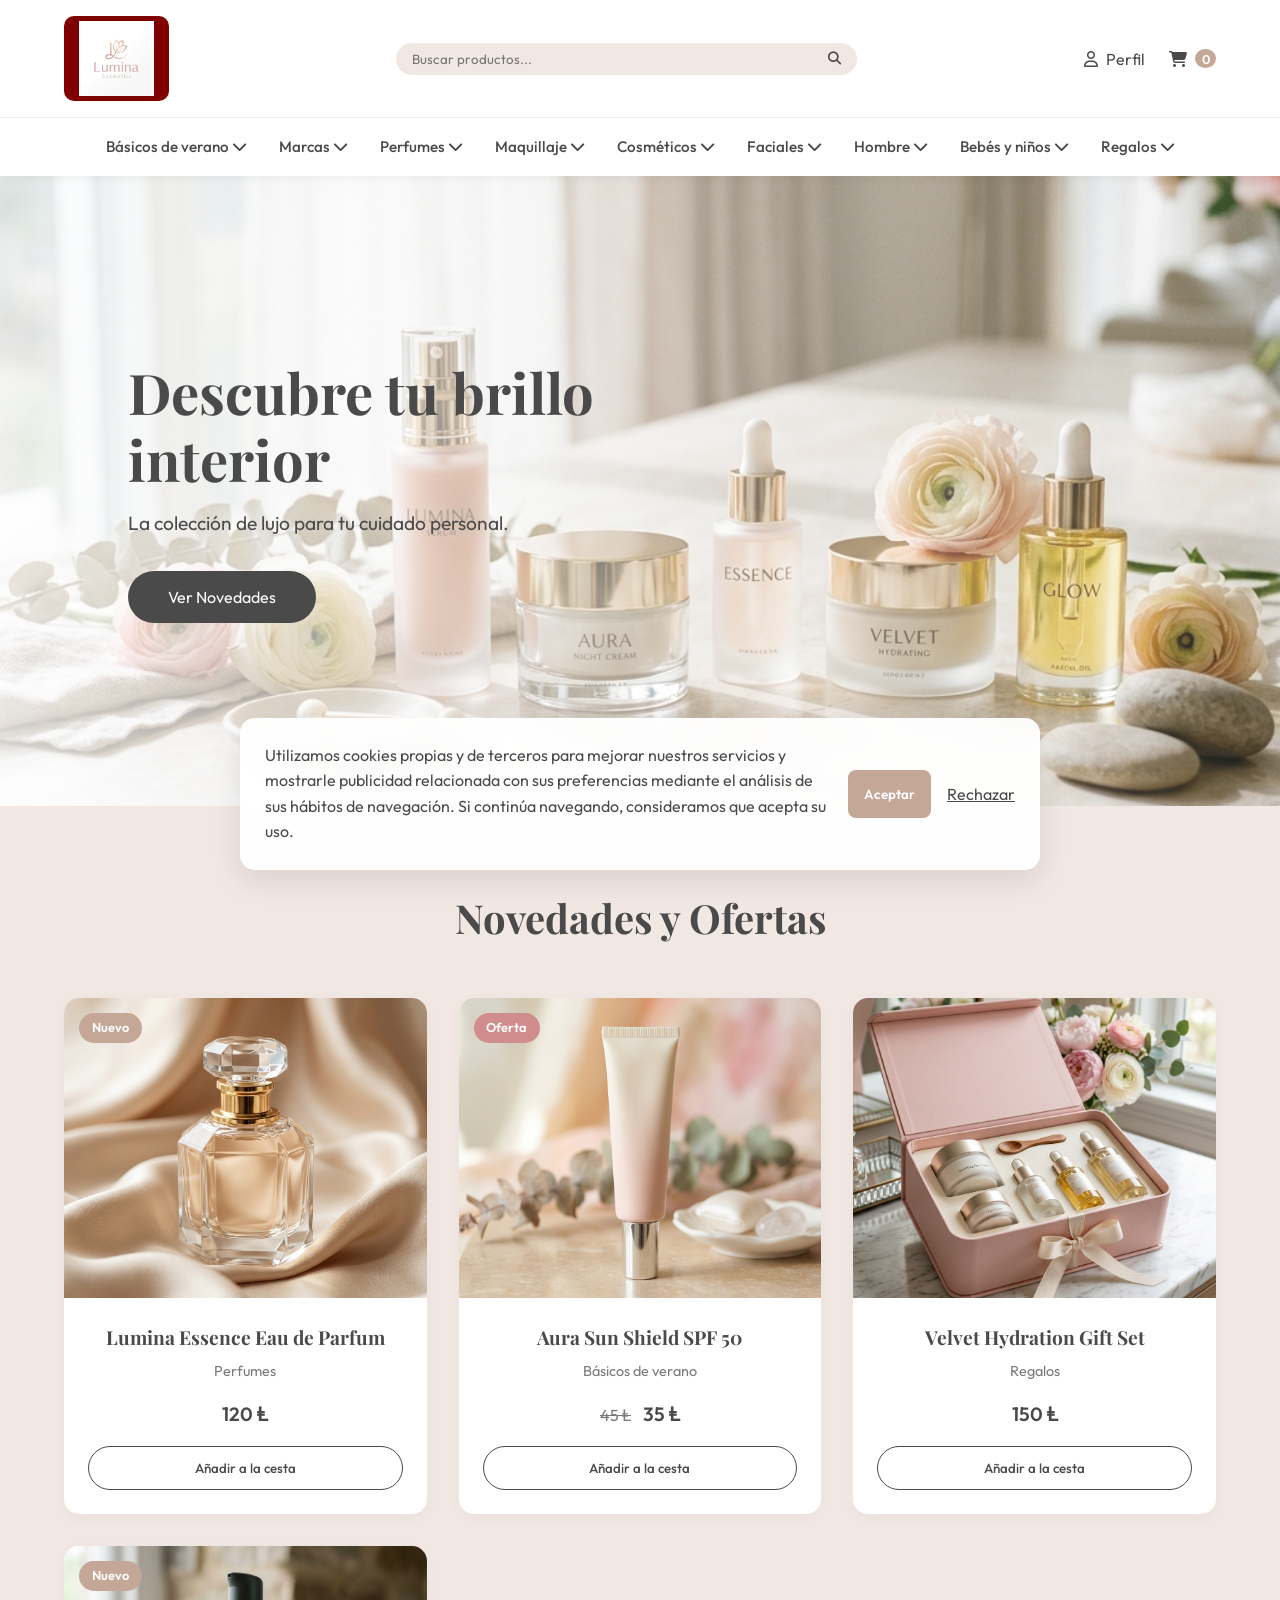
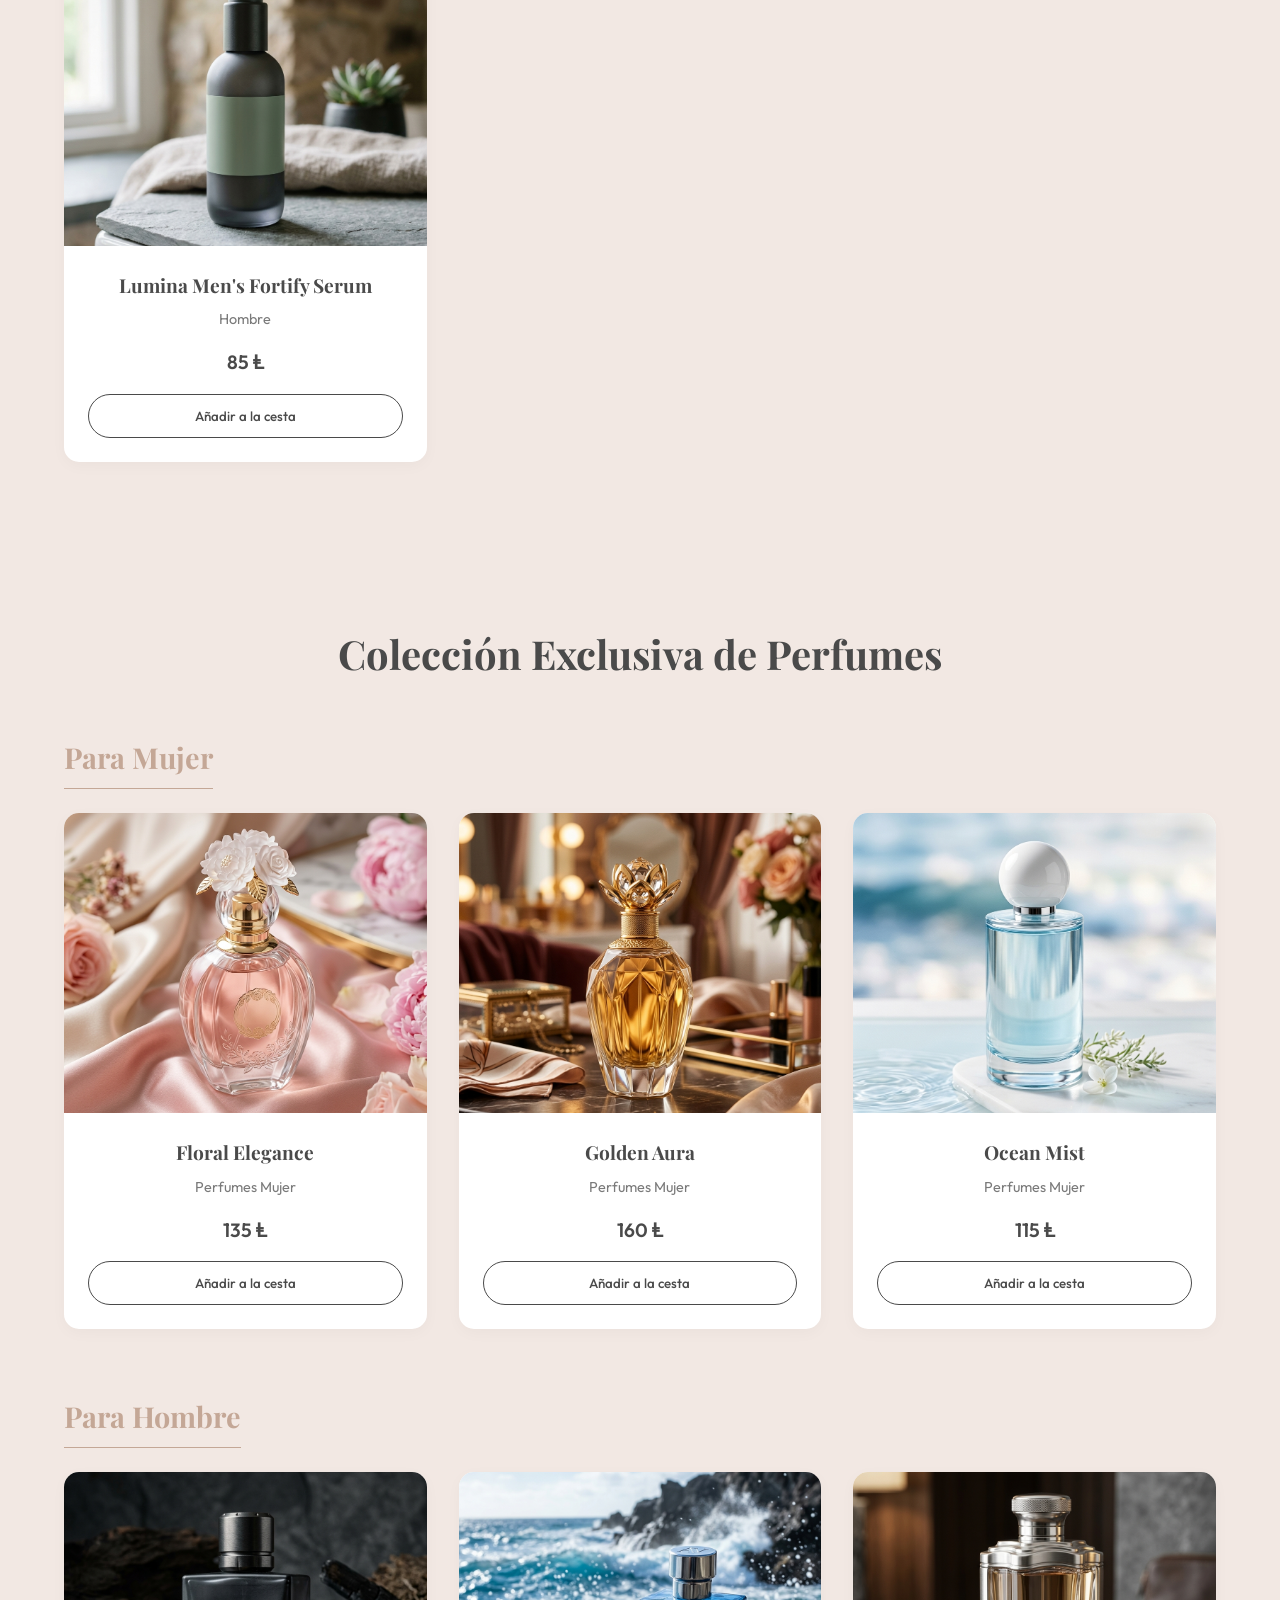
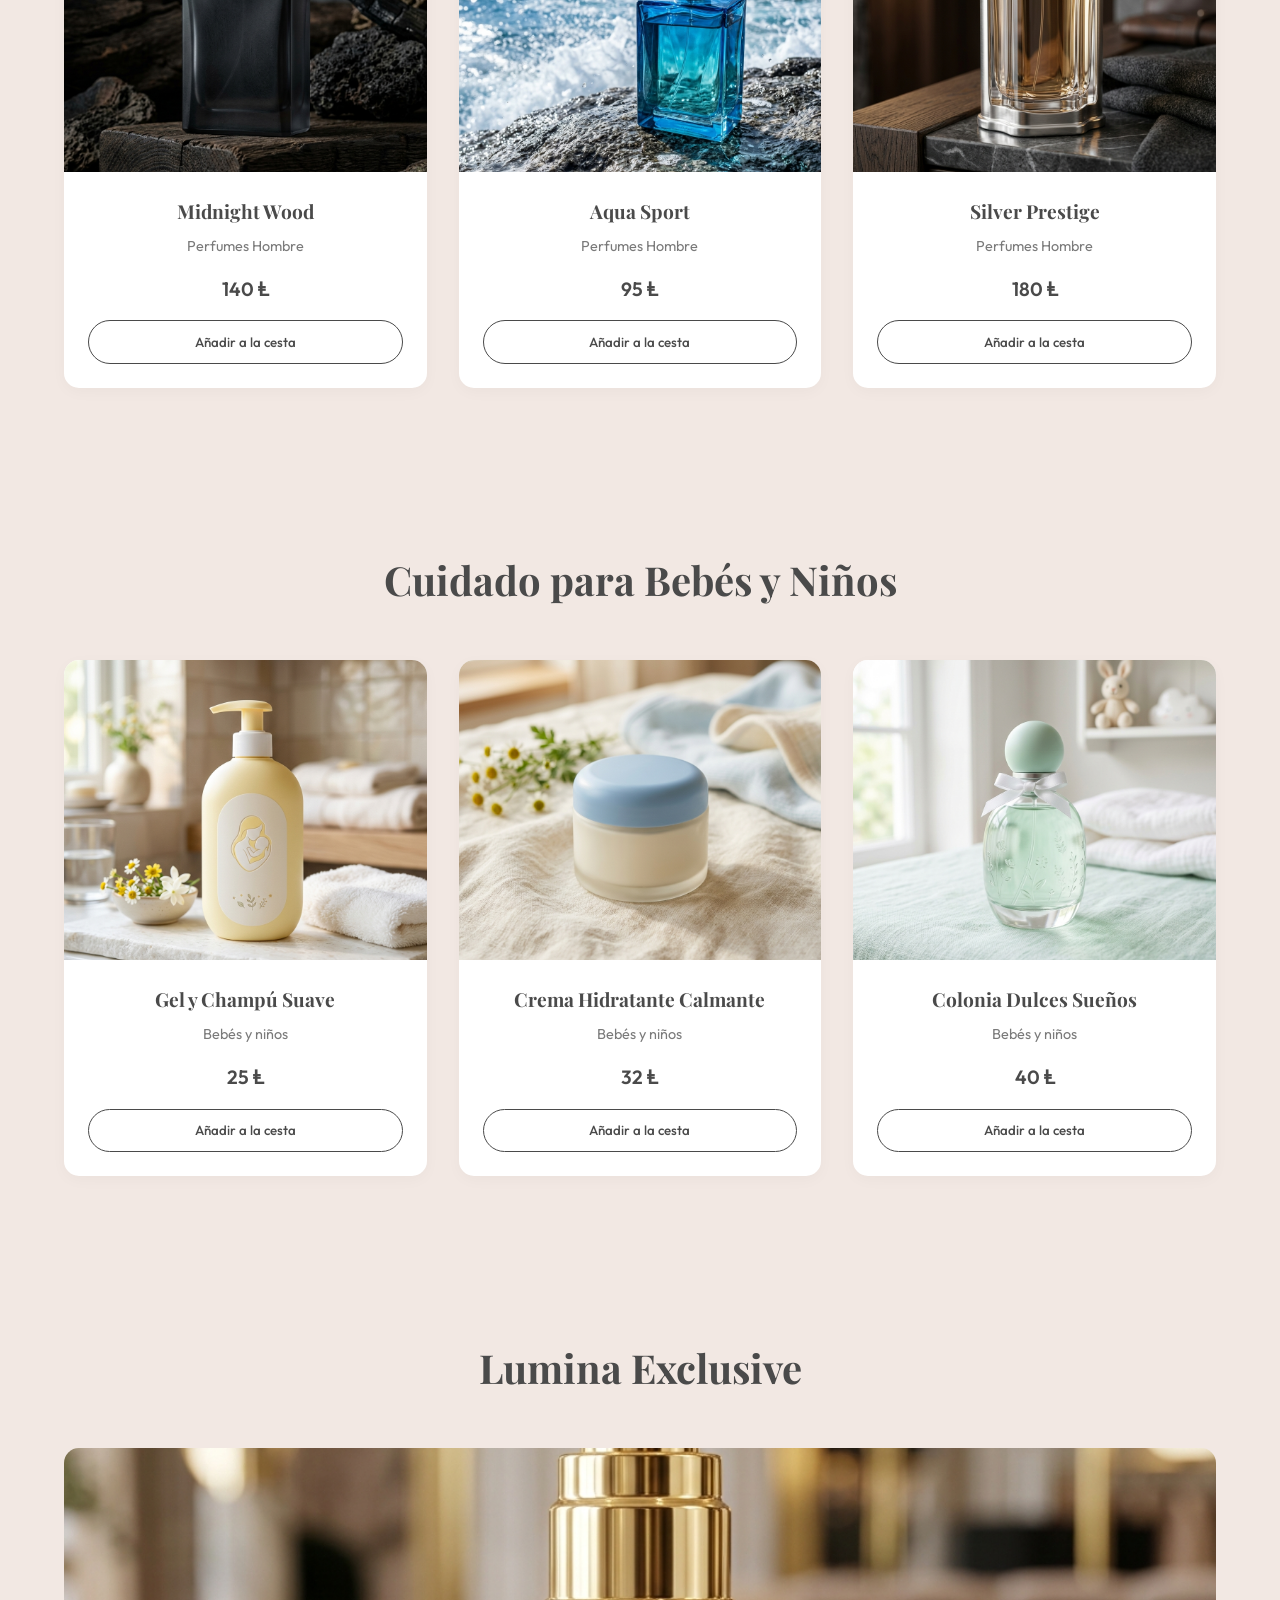
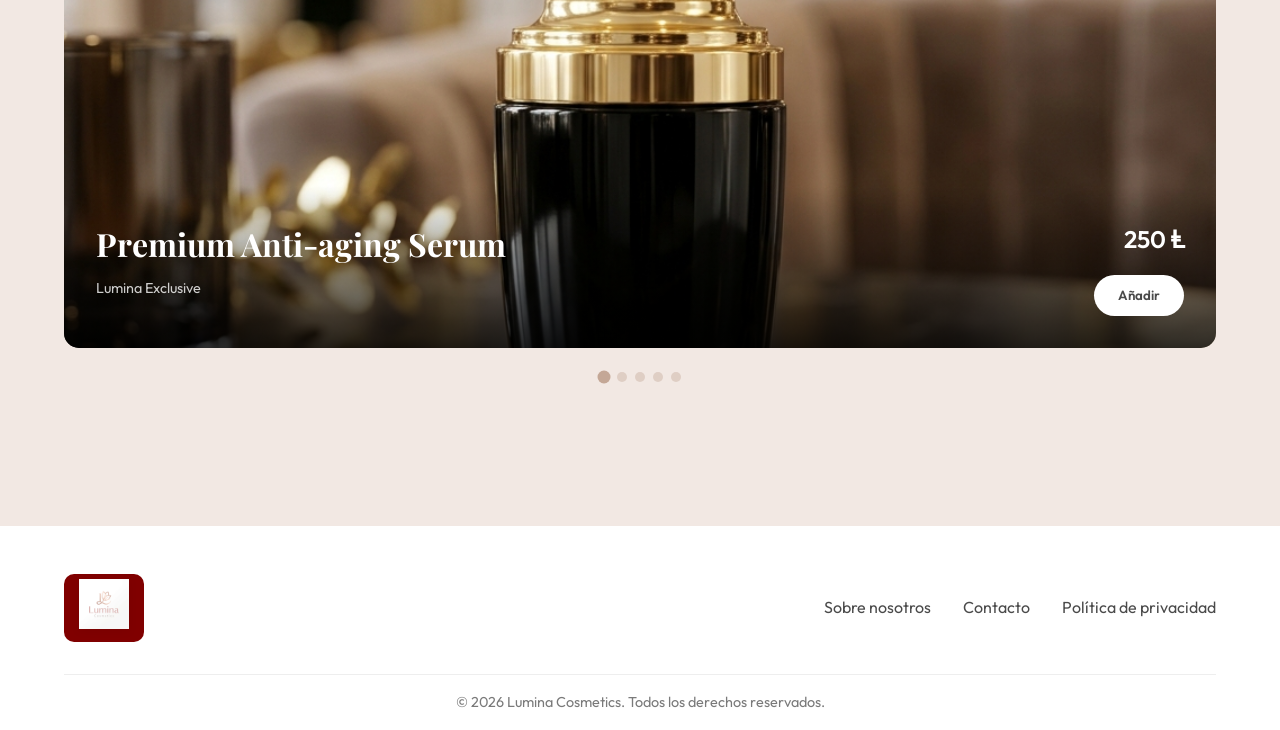
<file: projects/e-commerce/index.html>
<!DOCTYPE html>
<html lang="es">
<head>
    <meta charset="UTF-8">
    <meta name="viewport" content="width=device-width, initial-scale=1.0">
    <title>Lumina Cosmetics</title>
    <link rel="stylesheet" href="style.css?v=5">
    <!-- Font Awesome for icons -->
    <link rel="stylesheet" href="https://cdnjs.cloudflare.com/ajax/libs/font-awesome/6.4.0/css/all.min.css">
</head>
<body>

    <!-- Header -->
    <header class="main-header">
        <div class="header-container">
            <div class="logo">
                <a href="#"><img src="assets/logo.png" alt="Lumina Cosmetics"></a>
            </div>
            
            <div class="search-bar">
                <input type="text" id="searchInput" placeholder="Buscar productos...">
                <button id="searchBtn"><i class="fas fa-search"></i></button>
                <div id="searchResults" class="search-results-dropdown"></div>
            </div>
            
            <div class="user-actions">
                <button id="userBtn" class="icon-btn"><i class="far fa-user"></i> <span id="userNameDisplay">Perfil</span></button>
                <button id="cartBtn" class="icon-btn"><i class="fas fa-shopping-cart"></i> <span class="cart-count">0</span></button>
            </div>
        </div>

        <!-- Navigation Menu -->
        <nav class="main-nav">
            <ul class="nav-links">
                <li class="dropdown">
                    <a href="#">Básicos de verano <i class="fas fa-chevron-down"></i></a>
                    <div class="dropdown-content">
                        <a href="#">Solares</a>
                        <a href="#">Aftersun</a>
                        <a href="#">Cremas ligeras</a>
                    </div>
                </li>
                <li class="dropdown">
                    <a href="#">Marcas <i class="fas fa-chevron-down"></i></a>
                    <div class="dropdown-content">
                        <a href="#">Lumina Exclusives</a>
                        <a href="#">Aura</a>
                        <a href="#">Velvet</a>
                    </div>
                </li>
                <li class="dropdown">
                    <a href="#">Perfumes <i class="fas fa-chevron-down"></i></a>
                    <div class="dropdown-content">
                        <a href="#">Para Mujer</a>
                        <a href="#">Para Hombre</a>
                        <a href="#">Unisex</a>
                    </div>
                </li>
                <li class="dropdown">
                    <a href="#">Maquillaje <i class="fas fa-chevron-down"></i></a>
                    <div class="dropdown-content">
                        <a href="#">Rostro</a>
                        <a href="#">Ojos</a>
                        <a href="#">Labios</a>
                    </div>
                </li>
                <li class="dropdown">
                    <a href="#">Cosméticos <i class="fas fa-chevron-down"></i></a>
                    <div class="dropdown-content">
                        <a href="#">Cuerpo</a>
                        <a href="#">Cabello</a>
                        <a href="#">Accesorios</a>
                    </div>
                </li>
                <li class="dropdown">
                    <a href="#">Faciales <i class="fas fa-chevron-down"></i></a>
                    <div class="dropdown-content">
                        <a href="#">Limpieza</a>
                        <a href="#">Hidratación</a>
                        <a href="#">Anti-edad</a>
                    </div>
                </li>
                <li class="dropdown">
                    <a href="#">Hombre <i class="fas fa-chevron-down"></i></a>
                    <div class="dropdown-content">
                        <a href="#">Afeitado</a>
                        <a href="#">Cuidado Facial</a>
                        <a href="#">Cuidado Corporal</a>
                    </div>
                </li>
                <li class="dropdown">
                    <a href="#">Bebés y niños <i class="fas fa-chevron-down"></i></a>
                    <div class="dropdown-content">
                        <a href="#">Geles y Champús</a>
                        <a href="#">Lociones</a>
                        <a href="#">Colonias</a>
                    </div>
                </li>
                <li class="dropdown">
                    <a href="#">Regalos <i class="fas fa-chevron-down"></i></a>
                    <div class="dropdown-content">
                        <a href="#">Packs Mujer</a>
                        <a href="#">Packs Hombre</a>
                        <a href="#">Tarjetas Regalo</a>
                    </div>
                </li>
            </ul>
        </nav>
    </header>

    <!-- Main Content -->
    <main>
        <!-- Hero Section -->
        <section class="hero" style="background-image: url('assets/hero.png');">
            <div class="hero-content">
                <h1>Descubre tu brillo interior</h1>
                <p>La colección de lujo para tu cuidado personal.</p>
                <button class="cta-button">Ver Novedades</button>
            </div>
        </section>

        <!-- Featured Products -->
        <section class="products-section">
            <h2>Novedades y Ofertas</h2>
            <div class="products-grid">
                
                <!-- Product 1 -->
                <div class="product-card">
                    <div class="product-image">
                        <img src="assets/perfume.png" alt="Perfume Essence">
                        <span class="badge new">Nuevo</span>
                    </div>
                    <div class="product-info">
                        <h3>Lumina Essence Eau de Parfum</h3>
                        <p class="category">Perfumes</p>
                        <div class="price">
                            <span class="current-price">120 Ⱡ</span>
                        </div>
                        <button class="add-to-cart-btn" data-id="1" data-name="Lumina Essence" data-price="120" data-img="assets/perfume.png">Añadir a la cesta</button>
                    </div>
                </div>

                <!-- Product 2 -->
                <div class="product-card">
                    <div class="product-image">
                        <img src="assets/sunscreen.png" alt="Sunscreen SPF 50">
                        <span class="badge sale">Oferta</span>
                    </div>
                    <div class="product-info">
                        <h3>Aura Sun Shield SPF 50</h3>
                        <p class="category">Básicos de verano</p>
                        <div class="price">
                            <span class="old-price">45 Ⱡ</span>
                            <span class="current-price">35 Ⱡ</span>
                        </div>
                        <button class="add-to-cart-btn" data-id="2" data-name="Aura Sun Shield" data-price="35" data-img="assets/sunscreen.png">Añadir a la cesta</button>
                    </div>
                </div>

                <!-- Product 3 -->
                <div class="product-card">
                    <div class="product-image">
                        <img src="assets/gift_set.png" alt="Pack Regalo Skincare">
                    </div>
                    <div class="product-info">
                        <h3>Velvet Hydration Gift Set</h3>
                        <p class="category">Regalos</p>
                        <div class="price">
                            <span class="current-price">150 Ⱡ</span>
                        </div>
                        <button class="add-to-cart-btn" data-id="3" data-name="Velvet Hydration Set" data-price="150" data-img="assets/gift_set.png">Añadir a la cesta</button>
                    </div>
                </div>

                <!-- Product 4 -->
                <div class="product-card">
                    <div class="product-image">
                        <img src="assets/mens_skincare.png" alt="Cuidado Facial Hombre">
                        <span class="badge new">Nuevo</span>
                    </div>
                    <div class="product-info">
                        <h3>Lumina Men's Fortify Serum</h3>
                        <p class="category">Hombre</p>
                        <div class="price">
                            <span class="current-price">85 Ⱡ</span>
                        </div>
                        <button class="add-to-cart-btn" data-id="4" data-name="Men's Fortify Serum" data-price="85" data-img="assets/mens_skincare.png">Añadir a la cesta</button>
                    </div>
                </div>

            </div>
        </section>

        <!-- Perfume Collection -->
        <section class="products-section">
            <h2>Colección Exclusiva de Perfumes</h2>
            
            <h3 class="collection-title">Para Mujer</h3>
            <div class="products-grid">
                <!-- W1 -->
                <div class="product-card">
                    <div class="product-image">
                        <img src="assets/perfume_w1.png" alt="Floral Elegance">
                    </div>
                    <div class="product-info">
                        <h3>Floral Elegance</h3>
                        <p class="category">Perfumes Mujer</p>
                        <div class="price">
                            <span class="current-price">135 Ⱡ</span>
                        </div>
                        <button class="add-to-cart-btn" data-id="10" data-name="Floral Elegance" data-price="135" data-img="assets/perfume_w1.png">Añadir a la cesta</button>
                    </div>
                </div>
                <!-- W2 -->
                <div class="product-card">
                    <div class="product-image">
                        <img src="assets/perfume_w2.png" alt="Golden Aura">
                    </div>
                    <div class="product-info">
                        <h3>Golden Aura</h3>
                        <p class="category">Perfumes Mujer</p>
                        <div class="price">
                            <span class="current-price">160 Ⱡ</span>
                        </div>
                        <button class="add-to-cart-btn" data-id="11" data-name="Golden Aura" data-price="160" data-img="assets/perfume_w2.png">Añadir a la cesta</button>
                    </div>
                </div>
                <!-- W3 -->
                <div class="product-card">
                    <div class="product-image">
                        <img src="assets/perfume_w3.png" alt="Ocean Mist">
                    </div>
                    <div class="product-info">
                        <h3>Ocean Mist</h3>
                        <p class="category">Perfumes Mujer</p>
                        <div class="price">
                            <span class="current-price">115 Ⱡ</span>
                        </div>
                        <button class="add-to-cart-btn" data-id="12" data-name="Ocean Mist" data-price="115" data-img="assets/perfume_w3.png">Añadir a la cesta</button>
                    </div>
                </div>
            </div>

            <h3 class="collection-title" style="margin-top: 4rem;">Para Hombre</h3>
            <div class="products-grid">
                <!-- M1 -->
                <div class="product-card">
                    <div class="product-image">
                        <img src="assets/perfume_m1.png" alt="Midnight Wood">
                    </div>
                    <div class="product-info">
                        <h3>Midnight Wood</h3>
                        <p class="category">Perfumes Hombre</p>
                        <div class="price">
                            <span class="current-price">140 Ⱡ</span>
                        </div>
                        <button class="add-to-cart-btn" data-id="13" data-name="Midnight Wood" data-price="140" data-img="assets/perfume_m1.png">Añadir a la cesta</button>
                    </div>
                </div>
                <!-- M2 -->
                <div class="product-card">
                    <div class="product-image">
                        <img src="assets/perfume_m2.png" alt="Aqua Sport">
                    </div>
                    <div class="product-info">
                        <h3>Aqua Sport</h3>
                        <p class="category">Perfumes Hombre</p>
                        <div class="price">
                            <span class="current-price">95 Ⱡ</span>
                        </div>
                        <button class="add-to-cart-btn" data-id="14" data-name="Aqua Sport" data-price="95" data-img="assets/perfume_m2.png">Añadir a la cesta</button>
                    </div>
                </div>
                <!-- M3 -->
                <div class="product-card">
                    <div class="product-image">
                        <img src="assets/perfume_m3.png" alt="Silver Prestige">
                    </div>
                    <div class="product-info">
                        <h3>Silver Prestige</h3>
                        <p class="category">Perfumes Hombre</p>
                        <div class="price">
                            <span class="current-price">180 Ⱡ</span>
                        </div>
                        <button class="add-to-cart-btn" data-id="15" data-name="Silver Prestige" data-price="180" data-img="assets/perfume_m3.png">Añadir a la cesta</button>
                    </div>
                </div>
            </div>
        </section>

        <!-- Baby Collection -->
        <section class="products-section">
            <h2>Cuidado para Bebés y Niños</h2>
            <div class="products-grid">
                <!-- B1 -->
                <div class="product-card">
                    <div class="product-image">
                        <img src="assets/baby_p1.png" alt="Gel y Champú Suave">
                    </div>
                    <div class="product-info">
                        <h3>Gel y Champú Suave</h3>
                        <p class="category">Bebés y niños</p>
                        <div class="price">
                            <span class="current-price">25 Ⱡ</span>
                        </div>
                        <button class="add-to-cart-btn" data-id="16" data-name="Gel y Champú Suave" data-price="25" data-img="assets/baby_p1.png">Añadir a la cesta</button>
                    </div>
                </div>
                <!-- B2 -->
                <div class="product-card">
                    <div class="product-image">
                        <img src="assets/baby_p2.png" alt="Crema Hidratante Calmante">
                    </div>
                    <div class="product-info">
                        <h3>Crema Hidratante Calmante</h3>
                        <p class="category">Bebés y niños</p>
                        <div class="price">
                            <span class="current-price">32 Ⱡ</span>
                        </div>
                        <button class="add-to-cart-btn" data-id="17" data-name="Crema Hidratante Calmante" data-price="32" data-img="assets/baby_p2.png">Añadir a la cesta</button>
                    </div>
                </div>
                <!-- B3 -->
                <div class="product-card">
                    <div class="product-image">
                        <img src="assets/baby_p3.png" alt="Colonia Dulces Sueños">
                    </div>
                    <div class="product-info">
                        <h3>Colonia Dulces Sueños</h3>
                        <p class="category">Bebés y niños</p>
                        <div class="price">
                            <span class="current-price">40 Ⱡ</span>
                        </div>
                        <button class="add-to-cart-btn" data-id="18" data-name="Colonia Dulces Sueños" data-price="40" data-img="assets/baby_p3.png">Añadir a la cesta</button>
                    </div>
                </div>
            </div>
        </section>

        <!-- Lumina Exclusive Collection (Slider) -->
        <section class="products-section">
            <h2>Lumina Exclusive</h2>
            <div class="full-width-slider">
                <!-- LE 1 -->
                <div class="full-slide">
                    <img src="assets/le_1.png" alt="Premium Anti-aging Serum">
                    <div class="slide-info">
                        <div>
                            <h3>Premium Anti-aging Serum</h3>
                            <p class="category">Lumina Exclusive</p>
                        </div>
                        <div class="slide-action">
                            <span class="current-price">250 Ⱡ</span>
                            <button class="add-to-cart-btn" data-id="19" data-name="Premium Anti-aging Serum" data-price="250" data-img="assets/le_1.png">Añadir</button>
                        </div>
                    </div>
                </div>
                <!-- LE 2 -->
                <div class="full-slide">
                    <img src="assets/le_2.png" alt="Ultimate Hydration Cream">
                    <div class="slide-info">
                        <div>
                            <h3>Ultimate Hydration Cream</h3>
                            <p class="category">Lumina Exclusive</p>
                        </div>
                        <div class="slide-action">
                            <span class="current-price">220 Ⱡ</span>
                            <button class="add-to-cart-btn" data-id="20" data-name="Ultimate Hydration Cream" data-price="220" data-img="assets/le_2.png">Añadir</button>
                        </div>
                    </div>
                </div>
                <!-- LE 3 (Placeholder) -->
                <div class="full-slide">
                    <img src="assets/perfume.png" alt="Illuminating Eye Contour">
                    <div class="slide-info">
                        <div>
                            <h3>Illuminating Eye Contour</h3>
                            <p class="category">Lumina Exclusive</p>
                        </div>
                        <div class="slide-action">
                            <span class="current-price">180 Ⱡ</span>
                            <button class="add-to-cart-btn" data-id="21" data-name="Illuminating Eye Contour" data-price="180" data-img="assets/perfume.png">Añadir</button>
                        </div>
                    </div>
                </div>
                <!-- LE 4 (Placeholder) -->
                <div class="full-slide">
                    <img src="assets/gift_set.png" alt="Night Repair Elixir">
                    <div class="slide-info">
                        <div>
                            <h3>Night Repair Elixir</h3>
                            <p class="category">Lumina Exclusive</p>
                        </div>
                        <div class="slide-action">
                            <span class="current-price">290 Ⱡ</span>
                            <button class="add-to-cart-btn" data-id="22" data-name="Night Repair Elixir" data-price="290" data-img="assets/gift_set.png">Añadir</button>
                        </div>
                    </div>
                </div>
                <!-- LE 5 (Placeholder) -->
                <div class="full-slide">
                    <img src="assets/mens_skincare.png" alt="Radiance Face Mask">
                    <div class="slide-info">
                        <div>
                            <h3>Radiance Face Mask</h3>
                            <p class="category">Lumina Exclusive</p>
                        </div>
                        <div class="slide-action">
                            <span class="current-price">150 Ⱡ</span>
                            <button class="add-to-cart-btn" data-id="23" data-name="Radiance Face Mask" data-price="150" data-img="assets/mens_skincare.png">Añadir</button>
                        </div>
                    </div>
                </div>
            </div>
            
            <!-- Indicadores de desplazamiento (puntos) -->
            <div class="slider-dots">
                <span class="dot active"></span>
                <span class="dot"></span>
                <span class="dot"></span>
                <span class="dot"></span>
                <span class="dot"></span>
            </div>
        </section>
    </main>

    <!-- Footer -->
    <footer>
        <div class="footer-content">
            <div class="footer-logo">
                <img src="assets/logo.png" alt="Lumina Cosmetics">
            </div>
            <div class="footer-links">
                <a href="#">Sobre nosotros</a>
                <a href="#">Contacto</a>
                <a href="#">Política de privacidad</a>
            </div>
        </div>
        <p class="copyright">&copy; 2026 Lumina Cosmetics. Todos los derechos reservados.</p>
    </footer>

    <!-- Modals -->

    <!-- Auth Modal -->
    <div id="authModal" class="modal">
        <div class="modal-content glass-effect">
            <span class="close-btn auth-close">&times;</span>
            <div class="auth-forms">
                <div id="loginFormContainer">
                    <h2>Iniciar Sesión</h2>
                    <form id="loginForm">
                        <input type="email" id="loginEmail" placeholder="Email" required>
                        <input type="password" id="loginPassword" placeholder="Contraseña" required>
                        <button type="submit" class="primary-btn">Entrar</button>
                        <p>¿No tienes cuenta? <a href="#" id="showRegister">Regístrate</a></p>
                    </form>
                </div>
                <div id="registerFormContainer" style="display: none;">
                    <h2>Registro</h2>
                    <form id="registerForm">
                        <input type="text" id="regName" placeholder="Nombre completo" required>
                        <input type="email" id="regEmail" placeholder="Email" required>
                        <input type="password" id="regPassword" placeholder="Contraseña" required>
                        <button type="submit" class="primary-btn">Crear cuenta</button>
                        <p>¿Ya tienes cuenta? <a href="#" id="showLogin">Inicia sesión</a></p>
                    </form>
                </div>
            </div>
        </div>
    </div>

    <!-- Cart / Checkout Modal -->
    <div id="cartModal" class="modal">
        <div class="modal-content glass-effect cart-content">
            <span class="close-btn cart-close">&times;</span>
            <h2>Tu Cesta</h2>
            
            <div id="cartItems" class="cart-items">
                <!-- Items will be injected here via JS -->
            </div>
            
            <div class="cart-summary">
                <div class="total-row">
                    <span>Total:</span>
                    <span id="cartTotal">0 Ⱡ</span>
                </div>
                
                <div class="checkout-section">
                    <h3>Método de pago</h3>
                    <div class="payment-methods">
                        <label class="payment-option">
                            <input type="radio" name="payment" value="tarjeta" checked>
                            <i class="far fa-credit-card"></i> Tarjeta
                        </label>
                        <label class="payment-option">
                            <input type="radio" name="payment" value="bizum">
                            <i class="fas fa-mobile-alt"></i> Bizum
                        </label>
                        <label class="payment-option">
                            <input type="radio" name="payment" value="paypal">
                            <i class="fab fa-paypal"></i> PayPal
                        </label>
                    </div>
                    <button id="checkoutBtn" class="primary-btn w-100">Finalizar Compra</button>
                </div>
            </div>
        </div>
    </div>

    <!-- Cookie Banner -->
    <div id="cookieBanner" class="cookie-banner glass-effect">
        <div class="cookie-content">
            <p>Utilizamos cookies propias y de terceros para mejorar nuestros servicios y mostrarle publicidad relacionada con sus preferencias mediante el análisis de sus hábitos de navegación. Si continúa navegando, consideramos que acepta su uso.</p>
            <div class="cookie-buttons">
                <button id="acceptCookies" class="primary-btn">Aceptar</button>
                <button id="rejectCookies" class="icon-btn" style="text-decoration: underline;">Rechazar</button>
            </div>
        </div>
    </div>

    <script src="script.js?v=2"></script>
</body>
</html>
</file>
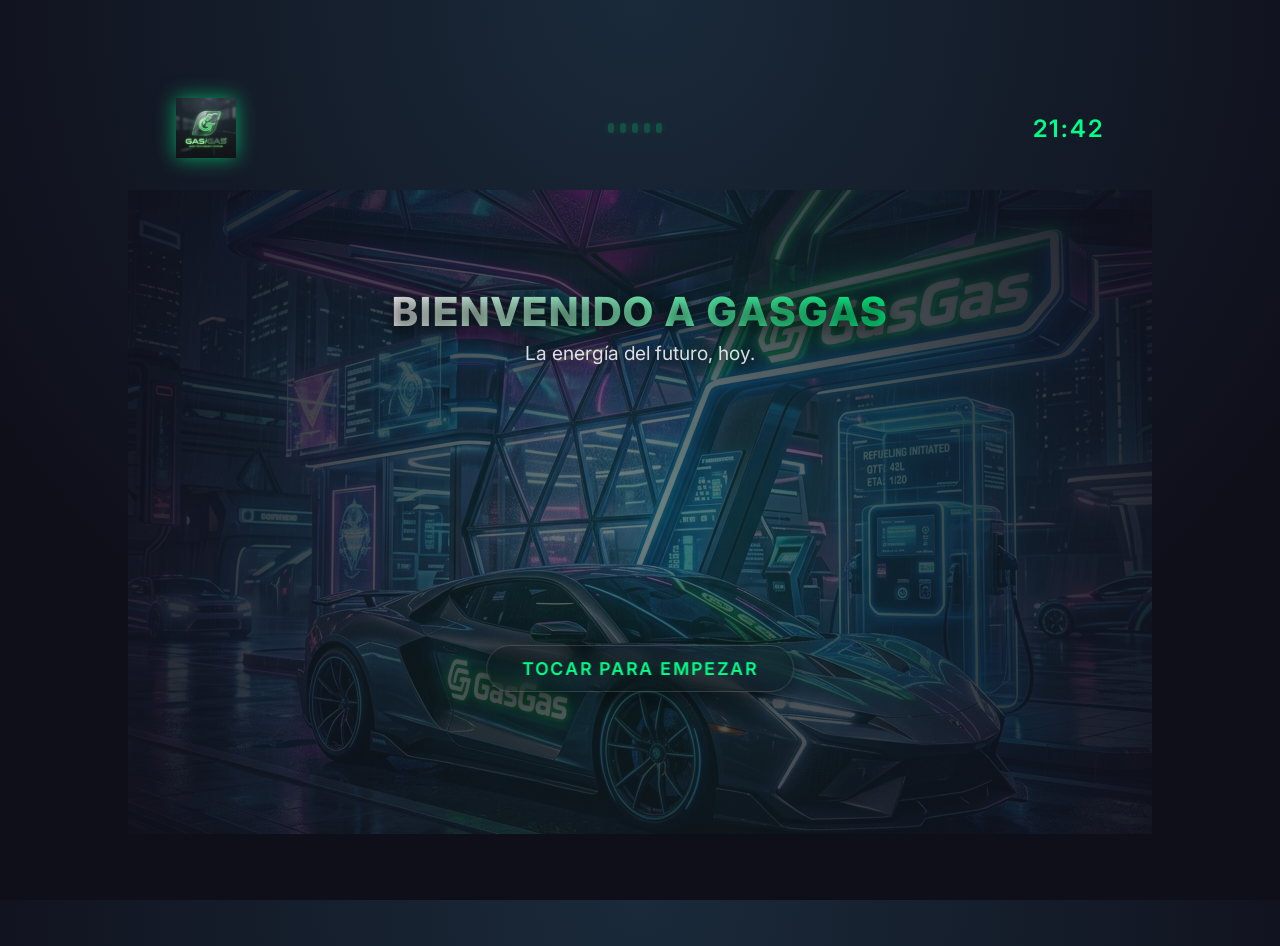
<file: projects/gasgas/index.html>
<!DOCTYPE html>
<html lang="es">
<head>
    <meta charset="UTF-8">
    <meta name="viewport" content="width=device-width, initial-scale=1.0">
    <title>GasGas - Surtidor de Pago</title>
    <link href="https://fonts.googleapis.com/css2?family=Inter:wght@400;600;800&display=swap" rel="stylesheet">
    <link rel="stylesheet" href="style.css">
</head>
<body>
    <div class="app-container">
        <!-- Logo Header (siempre visible o arriba) -->
        <header class="main-header">
            <img src="logo.png" alt="GasGas Logo" class="logo">
            <div class="ai-voice-indicator" id="ai-voice-indicator" title="Asistente de Voz">
                <div class="wave"></div>
                <div class="wave"></div>
                <div class="wave"></div>
                <div class="wave"></div>
                <div class="wave"></div>
            </div>
            <div class="time-display" id="time-display">00:00</div>
        </header>

        <!-- Screens -->
        <main class="screen-container">
            <!-- Screen 1: Welcome -->
            <section id="screen-welcome" class="screen active" onclick="app.showScreen('screen-user-type')" style="cursor: pointer; overflow: hidden;">
                <div class="css-animated-bg"></div>
                <img src="gasgas_car.png" class="welcome-car-img" alt="Coche GasGas">
                <div class="video-overlay"></div>
                <div class="welcome-top">
                    <h1 class="welcome-title">BIENVENIDO A GASGAS</h1>
                    <p class="welcome-subtitle">La energía del futuro, hoy.</p>
                </div>
                <div class="welcome-bottom">
                    <div class="welcome-btn">TOCAR PARA EMPEZAR</div>
                </div>
            </section>

            <!-- Screen 1.5: User Type Selection -->
            <section id="screen-user-type" class="screen">
                <div class="glass-card">
                    <h2>¿Es usted usuario registrado?</h2>
                    <div class="user-type-options payment-options">
                        <div class="payment-card" onclick="app.showScreen('screen-license')">
                            <span class="icon">👤</span>
                            <h3>Soy Usuario Registrado</h3>
                        </div>
                        <div class="payment-card" onclick="app.skipLicense()">
                            <span class="icon">🚗</span>
                            <h3>Continuar sin registro</h3>
                        </div>
                    </div>
                    <div class="actions">
                        <button class="btn-secondary" onclick="app.showScreen('screen-welcome')">Atrás</button>
                    </div>
                </div>
            </section>

            <!-- Screen 2: License Plate -->
            <section id="screen-license" class="screen">
                <div class="glass-card">
                    <h2>Introduzca su matrícula</h2>
                    <p>Para usuarios registrados</p>
                    <div class="input-display" id="license-display">_ _ _ _ _ _ _</div>
                    <div class="keypad" id="keypad-numbers">
                        <button onclick="app.typeLicense('1')">1</button>
                        <button onclick="app.typeLicense('2')">2</button>
                        <button onclick="app.typeLicense('3')">3</button>
                        <button onclick="app.typeLicense('4')">4</button>
                        <button onclick="app.typeLicense('5')">5</button>
                        <button onclick="app.typeLicense('6')">6</button>
                        <button onclick="app.typeLicense('7')">7</button>
                        <button onclick="app.typeLicense('8')">8</button>
                        <button onclick="app.typeLicense('9')">9</button>
                        <button onclick="app.deleteLicense()" class="btn-warning">DEL</button>
                        <button onclick="app.typeLicense('0')">0</button>
                        <button onclick="app.toggleKeypad()" class="btn-secondary" style="font-size: 1.2rem; padding: 0.5rem;">ABC</button>
                    </div>
                    <div class="keypad" id="keypad-letters" style="display: none; grid-template-columns: repeat(6, 1fr); max-width: 600px;">
                        <button onclick="app.typeLicense('A')">A</button>
                        <button onclick="app.typeLicense('B')">B</button>
                        <button onclick="app.typeLicense('C')">C</button>
                        <button onclick="app.typeLicense('D')">D</button>
                        <button onclick="app.typeLicense('E')">E</button>
                        <button onclick="app.typeLicense('F')">F</button>
                        <button onclick="app.typeLicense('G')">G</button>
                        <button onclick="app.typeLicense('H')">H</button>
                        <button onclick="app.typeLicense('I')">I</button>
                        <button onclick="app.typeLicense('J')">J</button>
                        <button onclick="app.typeLicense('K')">K</button>
                        <button onclick="app.typeLicense('L')">L</button>
                        <button onclick="app.typeLicense('M')">M</button>
                        <button onclick="app.typeLicense('N')">N</button>
                        <button onclick="app.typeLicense('O')">O</button>
                        <button onclick="app.typeLicense('P')">P</button>
                        <button onclick="app.typeLicense('Q')">Q</button>
                        <button onclick="app.typeLicense('R')">R</button>
                        <button onclick="app.typeLicense('S')">S</button>
                        <button onclick="app.typeLicense('T')">T</button>
                        <button onclick="app.typeLicense('U')">U</button>
                        <button onclick="app.typeLicense('V')">V</button>
                        <button onclick="app.typeLicense('W')">W</button>
                        <button onclick="app.typeLicense('X')">X</button>
                        <button onclick="app.typeLicense('Y')">Y</button>
                        <button onclick="app.typeLicense('Z')">Z</button>
                        <button onclick="app.deleteLicense()" class="btn-warning" style="grid-column: span 2;">DEL</button>
                        <button onclick="app.toggleKeypad()" class="btn-secondary" style="grid-column: span 2; font-size: 1.2rem;">123</button>
                    </div>
                    <div class="actions">
                        <button class="btn-secondary" onclick="app.showScreen('screen-user-type')">Atrás</button>
                        <button class="btn-primary" onclick="app.submitLicense()">Continuar</button>
                    </div>
                </div>
            </section>

            <!-- Screen 3: Fuel Type -->
            <section id="screen-fuel" class="screen">
                <div class="glass-card">
                    <h2>Seleccione el Combustible</h2>
                    <div class="fuel-options">
                        <div class="fuel-card diesel" onclick="app.selectFuel('Diesel')">
                            <h3>Diesel</h3>
                            <div class="price">1.54 €/L</div>
                        </div>
                        <div class="fuel-card gasolina" onclick="app.selectFuel('Gasolina 95')">
                            <h3>Gasolina 95</h3>
                            <div class="price">1.68 €/L</div>
                        </div>
                    </div>
                    <div class="actions">
                        <button class="btn-secondary" onclick="app.goBackFromFuel()">Atrás</button>
                    </div>
                </div>
            </section>

            <!-- Screen 3.5: Select Pump -->
            <section id="screen-pump" class="screen">
                <div class="glass-card">
                    <h2>Seleccione el Surtidor</h2>
                    <div class="pump-grid">
                        <button class="pump-btn" onclick="app.selectPump(1)">1</button>
                        <button class="pump-btn" onclick="app.selectPump(2)">2</button>
                        <button class="pump-btn" onclick="app.selectPump(3)">3</button>
                        <button class="pump-btn" onclick="app.selectPump(4)">4</button>
                        <button class="pump-btn" onclick="app.selectPump(5)">5</button>
                        <button class="pump-btn" onclick="app.selectPump(6)">6</button>
                    </div>
                    <div class="actions">
                        <button class="btn-secondary" onclick="app.showScreen('screen-fuel')">Atrás</button>
                    </div>
                </div>
            </section>

            <!-- Screen 4: Payment Method -->
            <section id="screen-payment-method" class="screen">
                <div class="glass-card">
                    <h2>¿Cómo desea realizar el pago?</h2>
                    <div class="payment-options">
                        <div class="payment-card" onclick="app.selectPaymentMethod('Efectivo')">
                            <span class="icon">💵</span>
                            <h3>Efectivo</h3>
                        </div>
                        <div class="payment-card" onclick="app.selectPaymentMethod('Tarjeta')">
                            <span class="icon">💳</span>
                            <h3>Tarjeta</h3>
                        </div>
                    </div>
                    <div class="actions">
                        <button class="btn-secondary" onclick="app.showScreen('screen-pump')">Atrás</button>
                    </div>
                </div>
            </section>

            <!-- Screen 5A: Cash Payment -->
            <section id="screen-cash" class="screen">
                <div class="glass-card">
                    <div class="alert-icon">⚠️</div>
                    <h2>Pago en Efectivo</h2>
                    <p class="highlight-text">Indique el importe a introducir.<br>La máquina no devuelve cambio.</p>
                    <div class="amount-display dynamic-amount" id="cash-amount-display">0.00 €</div>
                    <div class="amount-grid">
                        <button onclick="app.addAmount(5)">+ 5 €</button>
                        <button onclick="app.addAmount(10)">+ 10 €</button>
                        <button onclick="app.addAmount(20)">+ 20 €</button>
                        <button onclick="app.addAmount(50)">+ 50 €</button>
                    </div>
                    <div class="actions">
                        <button class="btn-secondary" onclick="app.showScreen('screen-payment-method')">Atrás</button>
                        <button class="btn-warning" onclick="app.resetAmount()">Borrar</button>
                        <button class="btn-primary" onclick="app.processCashPayment()">Continuar</button>
                    </div>
                </div>
            </section>

            <!-- Screen 5B: Card Payment -->
            <section id="screen-card" class="screen">
                <div class="glass-card">
                    <h2>Seleccione el Importe</h2>
                    <div class="amount-display dynamic-amount" id="total-amount-display">0.00 €</div>
                    <p class="subtitle">Puede sumar varias cantidades</p>
                    <div class="amount-grid">
                        <button onclick="app.addAmount(5)">+ 5 €</button>
                        <button onclick="app.addAmount(10)">+ 10 €</button>
                        <button onclick="app.addAmount(20)">+ 20 €</button>
                        <button onclick="app.addAmount(50)">+ 50 €</button>
                    </div>
                    <div class="actions">
                        <button class="btn-secondary" onclick="app.showScreen('screen-payment-method')">Atrás</button>
                        <button class="btn-warning" onclick="app.resetAmount()">Borrar</button>
                        <button class="btn-primary" onclick="app.processCardPayment()">Pagar</button>
                    </div>
                </div>
            </section>

            <!-- Screen 6: Invoice Ask -->
            <section id="screen-invoice-ask" class="screen">
                <div class="glass-card">
                    <h2>¿Desea factura?</h2>
                    <div class="invoice-options">
                        <button class="btn-primary" onclick="app.wantsInvoice(true)">Sí</button>
                        <button class="btn-secondary" onclick="app.wantsInvoice(false)">No</button>
                    </div>
                </div>
            </section>

            <!-- Screen 7: Invoice Details (DNI) -->
            <section id="screen-invoice-details" class="screen">
                <div class="glass-card modal-like">
                    <h2>Datos de Facturación</h2>
                    <p>Introduzca su DNI / NIE / CIF</p>
                    <div class="input-display" id="dni-display">_ _ _ _ _ _ _ _ _</div>
                    <div class="keypad small-keypad">
                        <button onclick="app.typeDNI('1')">1</button>
                        <button onclick="app.typeDNI('2')">2</button>
                        <button onclick="app.typeDNI('3')">3</button>
                        <button onclick="app.typeDNI('4')">4</button>
                        <button onclick="app.typeDNI('5')">5</button>
                        <button onclick="app.typeDNI('6')">6</button>
                        <button onclick="app.typeDNI('7')">7</button>
                        <button onclick="app.typeDNI('8')">8</button>
                        <button onclick="app.typeDNI('9')">9</button>
                        <button onclick="app.typeDNI('X')">X</button>
                        <button onclick="app.typeDNI('0')">0</button>
                        <button onclick="app.typeDNI('Y')">Y</button>
                        <button onclick="app.typeDNI('A')">A</button>
                        <button onclick="app.typeDNI('B')">B</button>
                        <button onclick="app.typeDNI('C')">C</button>
                        <button onclick="app.deleteDNI()" class="btn-warning">DEL</button>
                    </div>
                    <div class="actions">
                        <button class="btn-secondary" onclick="app.showScreen('screen-invoice-ask')">Omitir</button>
                        <button class="btn-primary" onclick="app.submitDNI()">Aceptar</button>
                    </div>
                </div>
            </section>

            <!-- Screen 8: Success -->
            <section id="screen-success" class="screen">
                <div class="glass-card success-card">
                    <div class="success-icon">✅</div>
                    <h2>Operación Completada</h2>
                    <p class="highlight-text">PUEDE SUMINISTRARSE</p>
                    <div class="receipt-info" id="receipt-info"></div>
                    <p class="thank-you">Gracias por confiar en GasGas.<br>¡Buen viaje!</p>
                    <button class="btn-primary" onclick="app.resetApp()">Finalizar</button>
                </div>
            </section>

        </main>
    </div>
    <script src="script.js"></script>
</body>
</html>
</file>
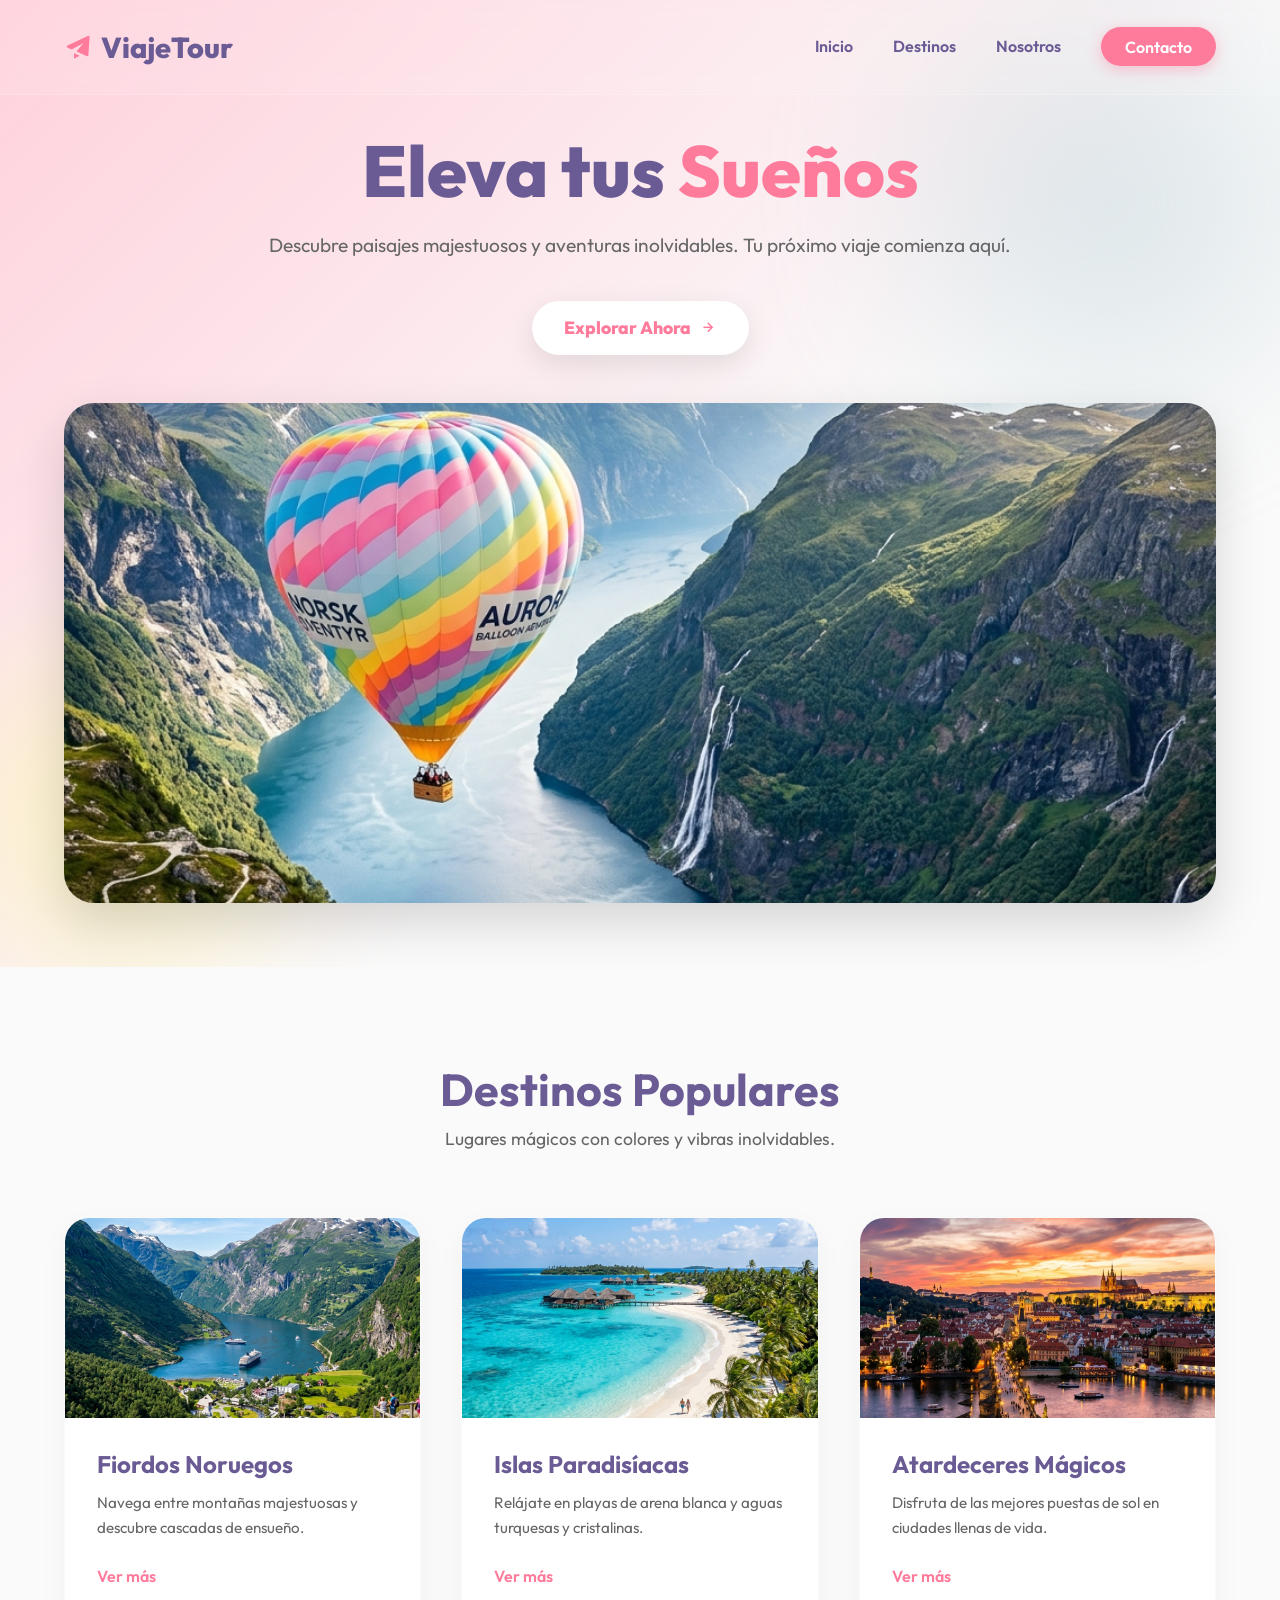
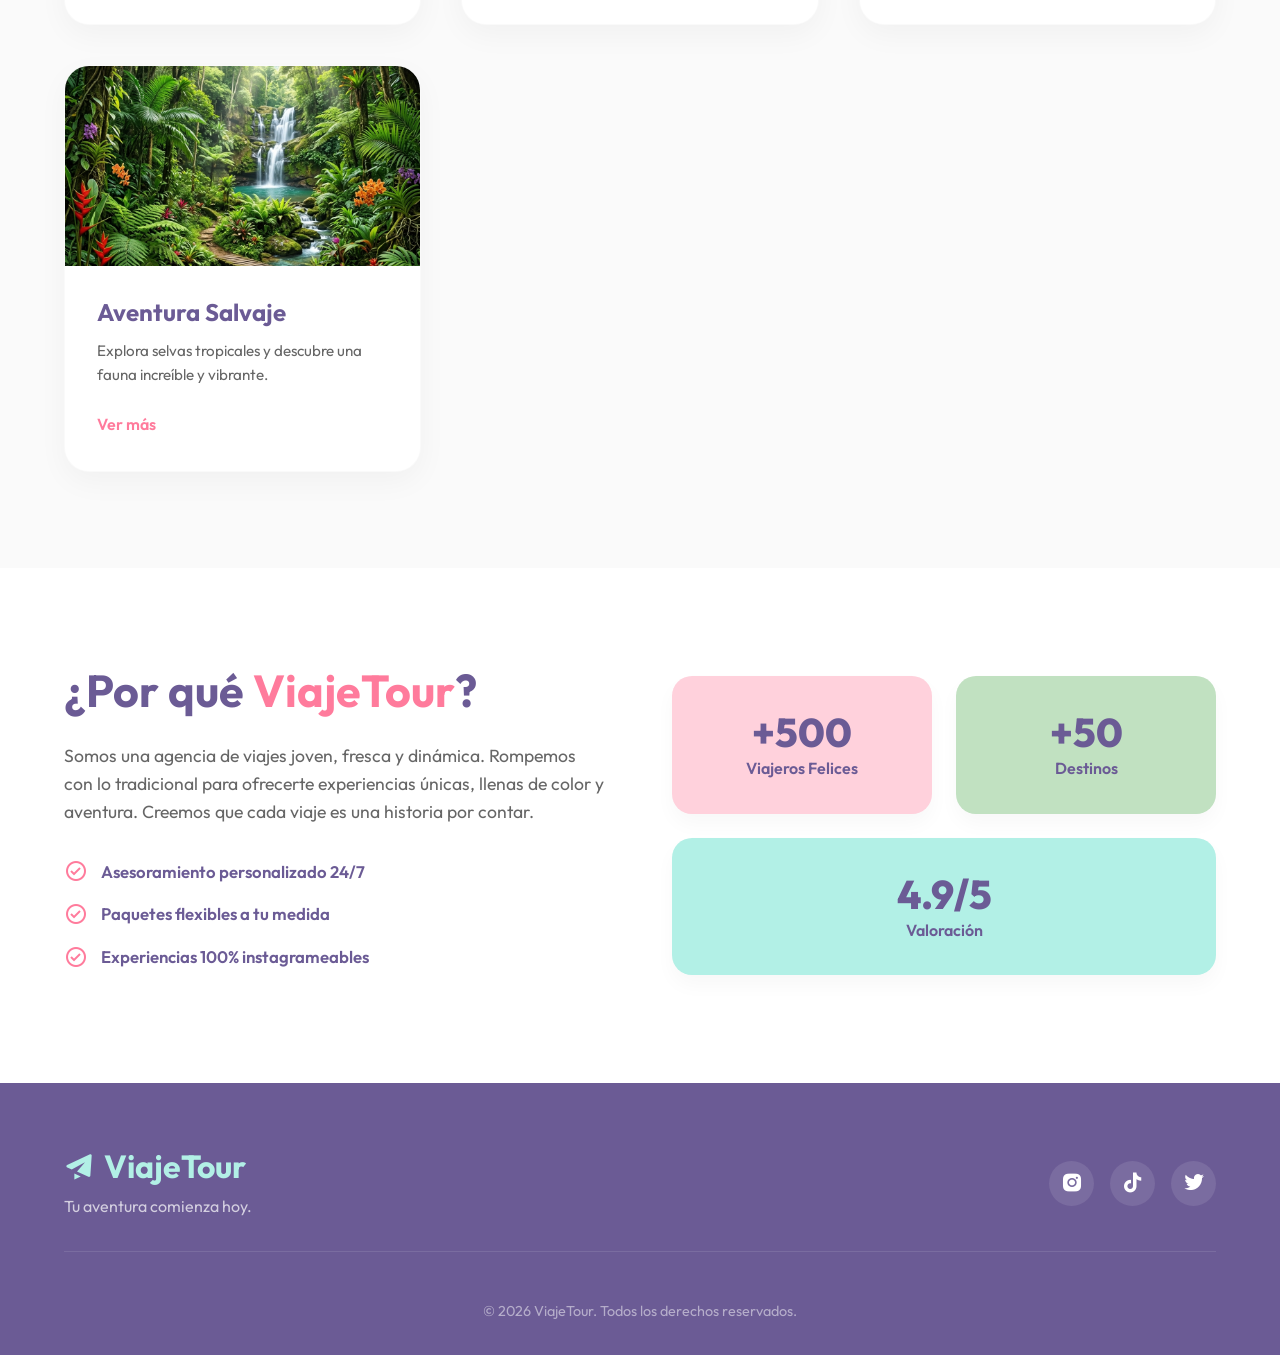
<file: projects/viajetour/index.html>
<!DOCTYPE html>
<html lang="es">
<head>
    <meta charset="UTF-8">
    <meta name="viewport" content="width=device-width, initial-scale=1.0">
    <title>ViajeTour - Descubre tu próxima aventura</title>
    <meta name="description" content="Agencia de viajes joven y dinámica. Descubre destinos increíbles con ViajeTour.">
    <!-- Google Fonts -->
    <link rel="preconnect" href="https://fonts.googleapis.com">
    <link rel="preconnect" href="https://fonts.gstatic.com" crossorigin>
    <link href="https://fonts.googleapis.com/css2?family=Outfit:wght@300;400;600;800&display=swap" rel="stylesheet">
    <!-- BoxIcons -->
    <link href='https://unpkg.com/boxicons@2.1.4/css/boxicons.min.css' rel='stylesheet'>
    <link rel="stylesheet" href="style.css">
</head>
<body>

    <!-- Header / Navbar -->
    <header class="navbar" id="navbar">
        <div class="logo">
            <i class='bx bxs-paper-plane'></i> ViajeTour
        </div>
        <nav>
            <ul class="nav-links">
                <li><a href="#inicio">Inicio</a></li>
                <li><a href="#destinos">Destinos</a></li>
                <li><a href="#nosotros">Nosotros</a></li>
                <li><a href="#contacto" class="btn-primary">Contacto</a></li>
            </ul>
        </nav>
        <div class="menu-toggle">
            <i class='bx bx-menu'></i>
        </div>
    </header>

    <!-- Hero Section -->
    <section id="inicio" class="hero">
        <div class="hero-text-container reveal">
            <h1>Eleva tus <span>Sueños</span></h1>
            <p>Descubre paisajes majestuosos y aventuras inolvidables. Tu próximo viaje comienza aquí.</p>
            <a href="#destinos" class="btn-secondary">Explorar Ahora <i class='bx bx-right-arrow-alt'></i></a>
        </div>
        <div class="hero-banner-wrapper reveal">
            <div class="hero-banner">
                <img src="assets/viajetour_balloon_cover.png" alt="Globo aerostático volando sobre un paisaje noruego" class="floating-banner-image">
            </div>
        </div>
        <div class="clouds"></div>
    </section>

    <!-- Destinos Section -->
    <section id="destinos" class="destinations">
        <div class="section-header reveal">
            <h2>Destinos Populares</h2>
            <p>Lugares mágicos con colores y vibras inolvidables.</p>
        </div>
        
        <div class="cards-container">
            <!-- Card 1 -->
            <div class="card reveal">
                <div class="card-img">
                    <img src="assets/fiordos.png" alt="Fiordos Noruegos" style="width: 100%; height: 100%; object-fit: cover;">
                </div>
                <div class="card-body">
                    <h3>Fiordos Noruegos</h3>
                    <p>Navega entre montañas majestuosas y descubre cascadas de ensueño.</p>
                    <a href="javascript:void(0)" class="card-btn expand-btn">Ver más</a>
                    <div class="card-details">
                        <ul>
                            <li><i class='bx bx-check'></i> Viaje de 7 días donde descubrirás...</li>
                            <li><i class='bx bx-check'></i> Viaje en barco de 4 días visitando los fiordos noruegos</li>
                            <li><i class='bx bx-check'></i> Experiencia en globo aerostático</li>
                            <li><i class='bx bx-check'></i> Mini aventuras como paseo a caballo, viaje en quads y tirolinas</li>
                        </ul>
                    </div>
                </div>
            </div>
            <!-- Card 2 -->
            <div class="card reveal">
                <div class="card-img">
                    <img src="assets/isla.png" alt="Islas Paradisíacas" style="width: 100%; height: 100%; object-fit: cover;">
                </div>
                <div class="card-body">
                    <h3>Islas Paradisíacas</h3>
                    <p>Relájate en playas de arena blanca y aguas turquesas y cristalinas.</p>
                    <a href="javascript:void(0)" class="card-btn expand-btn" data-open="Ver menos" data-close="Ver más">Ver más</a>
                    <div class="card-details">
                        <div style="margin-left: 10px; margin-top: 10px;">
                            <a href="javascript:void(0)" class="card-btn expand-btn" style="padding: 0.5rem 1rem; font-size: 0.9rem; background-color: var(--secondary);" data-open="Cerrar opciones" data-close="Elige tu destino">Elige tu destino</a>
                            <div class="card-details">
                                <div style="margin-top: 10px;">
                                    <a href="javascript:void(0)" class="expand-btn" style="display:block; margin: 10px 0; color: var(--primary); font-weight: 600; text-decoration: none;" data-open="<i class='bx bx-chevron-down'></i> Tailandia" data-close="<i class='bx bx-chevron-right'></i> Tailandia"><i class='bx bx-chevron-right'></i> Tailandia</a>
                                    <div class="card-details">
                                        <p style="font-size: 0.85rem; color: var(--text-muted); margin-left: 20px; line-height: 1.4;"><i class='bx bx-check'></i> Viaje de 10 días visitando los mejores lugares y playas de la zona</p>
                                    </div>

                                    <a href="javascript:void(0)" class="expand-btn" style="display:block; margin: 10px 0; color: var(--primary); font-weight: 600; text-decoration: none;" data-open="<i class='bx bx-chevron-down'></i> Sri Lanka" data-close="<i class='bx bx-chevron-right'></i> Sri Lanka"><i class='bx bx-chevron-right'></i> Sri Lanka</a>
                                    <div class="card-details">
                                        <p style="font-size: 0.85rem; color: var(--text-muted); margin-left: 20px; line-height: 1.4;"><i class='bx bx-check'></i> Viaje de 10 días visitando los mejores lugares y playas de la zona</p>
                                    </div>

                                    <a href="javascript:void(0)" class="expand-btn" style="display:block; margin: 10px 0; color: var(--primary); font-weight: 600; text-decoration: none;" data-open="<i class='bx bx-chevron-down'></i> Ibiza y Formentera" data-close="<i class='bx bx-chevron-right'></i> Ibiza y Formentera"><i class='bx bx-chevron-right'></i> Ibiza y Formentera</a>
                                    <div class="card-details">
                                        <p style="font-size: 0.85rem; color: var(--text-muted); margin-left: 20px; line-height: 1.4;"><i class='bx bx-check'></i> Viaje de 10 días visitando los mejores lugares y playas de la zona</p>
                                    </div>

                                    <a href="javascript:void(0)" class="expand-btn" style="display:block; margin: 10px 0; color: var(--primary); font-weight: 600; text-decoration: none;" data-open="<i class='bx bx-chevron-down'></i> Maldivas" data-close="<i class='bx bx-chevron-right'></i> Maldivas"><i class='bx bx-chevron-right'></i> Maldivas</a>
                                    <div class="card-details">
                                        <p style="font-size: 0.85rem; color: var(--text-muted); margin-left: 20px; line-height: 1.4;"><i class='bx bx-check'></i> Viaje de 10 días visitando los mejores lugares y playas de la zona</p>
                                    </div>
                                </div>
                            </div>
                        </div>
                    </div>
                </div>
            </div>
            <!-- Card 3 -->
            <div class="card reveal">
                <div class="card-img">
                    <img src="assets/atardecer.png" alt="Atardeceres Mágicos" style="width: 100%; height: 100%; object-fit: cover;">
                </div>
                <div class="card-body">
                    <h3>Atardeceres Mágicos</h3>
                    <p>Disfruta de las mejores puestas de sol en ciudades llenas de vida.</p>
                    <a href="javascript:void(0)" class="card-btn expand-btn" data-open="Ver menos" data-close="Ver más">Ver más</a>
                    <div class="card-details">
                        <div style="margin-left: 10px; margin-top: 10px;">
                            <a href="javascript:void(0)" class="card-btn expand-btn" style="padding: 0.5rem 1rem; font-size: 0.9rem; background-color: var(--secondary);" data-open="Cerrar opciones" data-close="Elige tu destino">Elige tu destino</a>
                            <div class="card-details">
                                <div style="margin-top: 10px;">
                                    
                                    <!-- España -->
                                    <a href="javascript:void(0)" class="expand-btn" style="display:block; margin: 10px 0; color: var(--primary); font-weight: 600; text-decoration: none;" data-open="<i class='bx bx-chevron-down'></i> España" data-close="<i class='bx bx-chevron-right'></i> España"><i class='bx bx-chevron-right'></i> España</a>
                                    <div class="card-details">
                                        <p style="font-size: 0.85rem; color: var(--text-muted); margin-left: 20px; line-height: 1.4;"><i class='bx bx-info-circle'></i> Viaje de 5 días visitando los mejores lugares de cada ciudad.</p>
                                        <ul style="margin-left: 20px; margin-top: 5px;">
                                            <li><i class='bx bx-check'></i> Madrid</li>
                                            <li><i class='bx bx-check'></i> Barcelona</li>
                                            <li><i class='bx bx-check'></i> Sevilla</li>
                                            <li><i class='bx bx-check'></i> Córdoba</li>
                                        </ul>
                                    </div>

                                    <!-- Francia -->
                                    <a href="javascript:void(0)" class="expand-btn" style="display:block; margin: 10px 0; color: var(--primary); font-weight: 600; text-decoration: none;" data-open="<i class='bx bx-chevron-down'></i> Francia" data-close="<i class='bx bx-chevron-right'></i> Francia"><i class='bx bx-chevron-right'></i> Francia</a>
                                    <div class="card-details">
                                        <p style="font-size: 0.85rem; color: var(--text-muted); margin-left: 20px; line-height: 1.4;"><i class='bx bx-info-circle'></i> Viaje de 5 días visitando los mejores lugares de cada ciudad.</p>
                                        <ul style="margin-left: 20px; margin-top: 5px;">
                                            <li><i class='bx bx-check'></i> París</li>
                                            <li><i class='bx bx-check'></i> Burdeos</li>
                                            <li><i class='bx bx-check'></i> Lyon</li>
                                            <li><i class='bx bx-check'></i> Marsella</li>
                                        </ul>
                                    </div>

                                    <!-- Italia -->
                                    <a href="javascript:void(0)" class="expand-btn" style="display:block; margin: 10px 0; color: var(--primary); font-weight: 600; text-decoration: none;" data-open="<i class='bx bx-chevron-down'></i> Italia" data-close="<i class='bx bx-chevron-right'></i> Italia"><i class='bx bx-chevron-right'></i> Italia</a>
                                    <div class="card-details">
                                        <p style="font-size: 0.85rem; color: var(--text-muted); margin-left: 20px; line-height: 1.4;"><i class='bx bx-info-circle'></i> Viaje de 5 días visitando los mejores lugares de cada ciudad.</p>
                                        <ul style="margin-left: 20px; margin-top: 5px;">
                                            <li><i class='bx bx-check'></i> Roma</li>
                                            <li><i class='bx bx-check'></i> Milán</li>
                                            <li><i class='bx bx-check'></i> Venecia</li>
                                            <li><i class='bx bx-check'></i> Palermo</li>
                                        </ul>
                                    </div>

                                </div>
                            </div>
                        </div>
                    </div>
                </div>
            </div>
            <!-- Card 4 -->
            <div class="card reveal">
                <div class="card-img">
                    <img src="assets/selva.png" alt="Aventura Salvaje" style="width: 100%; height: 100%; object-fit: cover;">
                </div>
                <div class="card-body">
                    <h3>Aventura Salvaje</h3>
                    <p>Explora selvas tropicales y descubre una fauna increíble y vibrante.</p>
                    <a href="javascript:void(0)" class="card-btn expand-btn" data-open="Ver menos" data-close="Ver más">Ver más</a>
                    <div class="card-details">
                        <div style="margin-left: 10px; margin-top: 10px;">
                            <a href="javascript:void(0)" class="card-btn expand-btn" style="padding: 0.5rem 1rem; font-size: 0.9rem; background-color: var(--secondary);" data-open="Cerrar opciones" data-close="Elige tu destino">Elige tu destino</a>
                            <div class="card-details">
                                <div style="margin-top: 10px;">
                                    
                                    <!-- Costa Rica -->
                                    <a href="javascript:void(0)" class="expand-btn" style="display:block; margin: 10px 0; color: var(--primary); font-weight: 600; text-decoration: none;" data-open="<i class='bx bx-chevron-down'></i> Costa Rica" data-close="<i class='bx bx-chevron-right'></i> Costa Rica"><i class='bx bx-chevron-right'></i> Costa Rica</a>
                                    <div class="card-details">
                                        <p style="font-size: 0.85rem; color: var(--text-muted); margin-left: 20px; line-height: 1.4;"><i class='bx bx-info-circle'></i> Viaje de 10 días disfrutando de los mejores paisajes, como selvas tropicales, cascadas, ríos, etc.</p>
                                    </div>

                                    <!-- Panamá -->
                                    <a href="javascript:void(0)" class="expand-btn" style="display:block; margin: 10px 0; color: var(--primary); font-weight: 600; text-decoration: none;" data-open="<i class='bx bx-chevron-down'></i> Panamá" data-close="<i class='bx bx-chevron-right'></i> Panamá"><i class='bx bx-chevron-right'></i> Panamá</a>
                                    <div class="card-details">
                                        <p style="font-size: 0.85rem; color: var(--text-muted); margin-left: 20px; line-height: 1.4;"><i class='bx bx-info-circle'></i> Viaje de 10 días disfrutando de los mejores paisajes, como selvas tropicales, cascadas, ríos, etc.</p>
                                    </div>

                                    <!-- Belice -->
                                    <a href="javascript:void(0)" class="expand-btn" style="display:block; margin: 10px 0; color: var(--primary); font-weight: 600; text-decoration: none;" data-open="<i class='bx bx-chevron-down'></i> Belice" data-close="<i class='bx bx-chevron-right'></i> Belice"><i class='bx bx-chevron-right'></i> Belice</a>
                                    <div class="card-details">
                                        <p style="font-size: 0.85rem; color: var(--text-muted); margin-left: 20px; line-height: 1.4;"><i class='bx bx-info-circle'></i> Viaje de 10 días disfrutando de los mejores paisajes, como selvas tropicales, cascadas, ríos, etc.</p>
                                    </div>

                                    <!-- Brasil -->
                                    <a href="javascript:void(0)" class="expand-btn" style="display:block; margin: 10px 0; color: var(--primary); font-weight: 600; text-decoration: none;" data-open="<i class='bx bx-chevron-down'></i> Brasil" data-close="<i class='bx bx-chevron-right'></i> Brasil"><i class='bx bx-chevron-right'></i> Brasil</a>
                                    <div class="card-details">
                                        <p style="font-size: 0.85rem; color: var(--text-muted); margin-left: 20px; line-height: 1.4;"><i class='bx bx-info-circle'></i> Viaje de 10 días disfrutando de los mejores paisajes, como selvas tropicales, cascadas, ríos, etc.</p>
                                    </div>

                                </div>
                            </div>
                        </div>
                    </div>
                </div>
            </div>
        </div>
    </section>

    <!-- Nosotros Section -->
    <section id="nosotros" class="about">
        <div class="about-container reveal">
            <div class="about-text">
                <h2>¿Por qué <span>ViajeTour</span>?</h2>
                <p>Somos una agencia de viajes joven, fresca y dinámica. Rompemos con lo tradicional para ofrecerte experiencias únicas, llenas de color y aventura. Creemos que cada viaje es una historia por contar.</p>
                <ul class="features">
                    <li><i class='bx bx-check-circle'></i> Asesoramiento personalizado 24/7</li>
                    <li><i class='bx bx-check-circle'></i> Paquetes flexibles a tu medida</li>
                    <li><i class='bx bx-check-circle'></i> Experiencias 100% instagrameables</li>
                </ul>
            </div>
            <div class="about-stats">
                <div class="stat-box">
                    <h3>+500</h3>
                    <p>Viajeros Felices</p>
                </div>
                <div class="stat-box" style="background: var(--pastel-blue);">
                    <h3>+50</h3>
                    <p>Destinos</p>
                </div>
                <div class="stat-box" style="background: var(--pastel-mint);">
                    <h3>4.9/5</h3>
                    <p>Valoración</p>
                </div>
            </div>
        </div>
    </section>

    <!-- Footer -->
    <footer id="contacto">
        <div class="footer-content">
            <div class="footer-logo">
                <h3><i class='bx bxs-paper-plane'></i> ViajeTour</h3>
                <p>Tu aventura comienza hoy.</p>
            </div>
            <div class="footer-socials">
                <a href="#"><i class='bx bxl-instagram-alt'></i></a>
                <a href="#"><i class='bx bxl-tiktok'></i></a>
                <a href="#"><i class='bx bxl-twitter'></i></a>
            </div>
        </div>
        <div class="footer-bottom">
            <p>&copy; 2026 ViajeTour. Todos los derechos reservados.</p>
        </div>
    </footer>

    <script src="script.js"></script>
</body>
</html>
</file>
<file: projects/e-commerce/style.css>
@import url('https://fonts.googleapis.com/css2?family=Outfit:wght@300;400;500;600&family=Playfair+Display:ital,wght@0,400;0,600;1,400&display=swap');

:root {
    --primary-color: #e8dcd0; /* Soft beige */
    --secondary-color: #f2e8e3; /* Softer pastel */
    --accent-color: #c4a796; /* Darker elegant nude/sage-like accent */
    --text-color: #4a4a4a;
    --text-light: #7a7a7a;
    --white: #ffffff;
    --glass-bg: rgba(255, 255, 255, 0.7);
    --glass-border: rgba(255, 255, 255, 0.4);
    
    --font-sans: 'Outfit', sans-serif;
    --font-serif: 'Playfair Display', serif;
}

* {
    margin: 0;
    padding: 0;
    box-sizing: border-box;
}

body {
    font-family: var(--font-sans);
    color: var(--text-color);
    background-color: var(--secondary-color);
    line-height: 1.6;
}

a {
    text-decoration: none;
    color: inherit;
}

ul {
    list-style: none;
}

/* Glassmorphism utility */
.glass-effect {
    background: var(--glass-bg);
    backdrop-filter: blur(10px);
    -webkit-backdrop-filter: blur(10px);
    border: 1px solid var(--glass-border);
    box-shadow: 0 8px 32px rgba(0, 0, 0, 0.05);
}

/* Header */
.main-header {
    background-color: var(--white);
    position: sticky;
    top: 0;
    z-index: 100;
    box-shadow: 0 2px 10px rgba(0,0,0,0.05);
}

.header-container {
    display: flex;
    justify-content: space-between;
    align-items: center;
    padding: 1rem 5%;
    max-width: 1400px;
    margin: 0 auto;
}

.logo {
    background-color: #800000; /* Granate */
    padding: 5px 15px;
    border-radius: 10px;
    display: inline-block;
}

.logo a, .footer-logo {
    display: flex;
    align-items: center;
    text-decoration: none;
}

.logo img, .footer-logo img {
    height: 75px;
    object-fit: contain;
    transition: transform 0.3s ease, filter 0.3s ease;
    filter: drop-shadow(0 2px 4px rgba(0,0,0,0.05));
}

.logo img:hover, .footer-logo img:hover {
    transform: scale(1.05);
    filter: drop-shadow(0 4px 8px rgba(0,0,0,0.15));
}

.search-bar {
    display: flex;
    align-items: center;
    background-color: var(--secondary-color);
    border-radius: 25px;
    padding: 0.5rem 1rem;
    width: 40%;
    position: relative;
}

.search-results-dropdown {
    position: absolute;
    top: 110%;
    left: 0;
    width: 100%;
    background-color: var(--white);
    border-radius: 15px;
    box-shadow: 0 10px 30px rgba(0, 0, 0, 0.1);
    max-height: 400px;
    overflow-y: auto;
    z-index: 1000;
    display: none;
    flex-direction: column;
}

.search-results-dropdown.show {
    display: flex;
}

.search-result-item {
    display: flex;
    align-items: center;
    gap: 1rem;
    padding: 1rem;
    border-bottom: 1px solid #eee;
    text-decoration: none;
    color: var(--text-color);
    transition: background-color 0.2s;
    cursor: pointer;
}

.search-result-item:last-child {
    border-bottom: none;
}

.search-result-item:hover {
    background-color: var(--secondary-color);
}

.search-result-item img {
    width: 50px;
    height: 50px;
    object-fit: cover;
    border-radius: 8px;
}

.search-result-info h4 {
    margin: 0;
    font-size: 1rem;
    font-weight: 600;
}

.search-result-info p {
    margin: 0;
    font-size: 0.8rem;
    color: var(--text-light);
}

.search-no-results {
    padding: 1.5rem;
    text-align: center;
    color: var(--text-light);
    font-style: italic;
}

.search-bar input {
    border: none;
    background: transparent;
    outline: none;
    width: 100%;
    font-family: var(--font-sans);
    color: var(--text-color);
}

.search-bar button {
    background: transparent;
    border: none;
    color: var(--text-color);
    cursor: pointer;
}

.user-actions {
    display: flex;
    gap: 1.5rem;
}

.icon-btn {
    background: transparent;
    border: none;
    cursor: pointer;
    font-size: 1rem;
    font-family: var(--font-sans);
    color: var(--text-color);
    display: flex;
    align-items: center;
    gap: 0.5rem;
    transition: color 0.3s;
}

.icon-btn:hover {
    color: var(--accent-color);
}

.cart-count {
    background-color: var(--accent-color);
    color: var(--white);
    padding: 0.1rem 0.4rem;
    border-radius: 50%;
    font-size: 0.8rem;
    font-weight: 600;
}

/* Navigation */
.main-nav {
    border-top: 1px solid #f0f0f0;
    padding: 0.5rem 5%;
    background-color: var(--white);
}

.nav-links {
    display: flex;
    justify-content: center;
    gap: 2rem;
    flex-wrap: wrap;
}

.nav-links li {
    position: relative;
    padding: 0.5rem 0;
}

.nav-links a {
    font-size: 0.95rem;
    font-weight: 500;
    transition: color 0.3s;
}

.nav-links a:hover {
    color: var(--accent-color);
}

/* Dropdowns */
.dropdown-content {
    display: none;
    position: absolute;
    top: 100%;
    left: 50%;
    transform: translateX(-50%);
    background-color: var(--white);
    min-width: 160px;
    box-shadow: 0 8px 16px rgba(0,0,0,0.05);
    z-index: 1;
    border-radius: 8px;
    padding: 0.5rem 0;
}

.dropdown:hover .dropdown-content {
    display: flex;
    flex-direction: column;
}

.dropdown-content a {
    padding: 0.7rem 1rem;
    display: block;
    text-align: center;
    font-size: 0.9rem;
}

.dropdown-content a:hover {
    background-color: var(--secondary-color);
}

/* Hero Section */
.hero {
    height: 70vh;
    background-size: cover;
    background-position: center;
    display: flex;
    align-items: center;
    justify-content: flex-start;
    padding-left: 10%;
    position: relative;
}

.hero::before {
    content: '';
    position: absolute;
    top: 0; left: 0; width: 100%; height: 100%;
    background: linear-gradient(to right, rgba(255,255,255,0.8), rgba(255,255,255,0.1));
}

.hero-content {
    position: relative;
    z-index: 1;
    max-width: 500px;
}

.hero-content h1 {
    font-family: var(--font-serif);
    font-size: 3.5rem;
    color: var(--text-color);
    margin-bottom: 1rem;
    line-height: 1.2;
}

.hero-content p {
    font-size: 1.2rem;
    margin-bottom: 2rem;
    color: var(--text-color);
}

.cta-button {
    padding: 1rem 2.5rem;
    background-color: var(--text-color);
    color: var(--white);
    border: none;
    border-radius: 30px;
    font-size: 1rem;
    font-family: var(--font-sans);
    cursor: pointer;
    transition: all 0.3s ease;
}

.cta-button:hover {
    background-color: var(--accent-color);
    transform: translateY(-2px);
}

/* Products Section */
.products-section {
    padding: 5rem 5%;
    max-width: 1400px;
    margin: 0 auto;
}

.products-section h2 {
    font-family: var(--font-serif);
    text-align: center;
    font-size: 2.5rem;
    margin-bottom: 3rem;
}

.collection-title {
    font-family: var(--font-serif);
    font-size: 1.8rem;
    margin-bottom: 1.5rem;
    color: var(--accent-color);
    border-bottom: 1px solid var(--accent-color);
    display: inline-block;
    padding-bottom: 0.5rem;
}

/* Full Width Slider Styles */
.full-width-slider {
    display: flex;
    overflow-x: auto;
    scroll-snap-type: x mandatory;
    padding: 0;
    gap: 0;
    -ms-overflow-style: none;  /* IE and Edge */
    scrollbar-width: none;  /* Firefox */
}

.full-width-slider::-webkit-scrollbar {
    display: none; /* Chrome, Safari and Opera */
}

.full-slide {
    width: 100%;
    flex: 0 0 100%;
    scroll-snap-align: center;
    position: relative;
    border-radius: 15px;
    overflow: hidden;
}

.full-slide img {
    width: 100%;
    height: 500px;
    object-fit: cover;
    display: block;
}

.slide-info {
    position: absolute;
    bottom: 0;
    left: 0;
    width: 100%;
    padding: 2rem;
    background: linear-gradient(to top, rgba(0,0,0,0.8), transparent);
    color: var(--white);
    display: flex;
    justify-content: space-between;
    align-items: flex-end;
}

.slide-info h3 {
    color: var(--white);
    font-size: 2rem;
    margin-bottom: 0.5rem;
    font-family: var(--font-serif);
}

.slide-info .category {
    color: var(--white);
    opacity: 0.8;
}

.slide-action {
    text-align: right;
}

.slide-action .current-price {
    display: block;
    font-size: 1.5rem;
    font-weight: 600;
    margin-bottom: 1rem;
    color: var(--white);
}

.slide-action .add-to-cart-btn {
    background-color: var(--white);
    color: var(--text-color);
    padding: 0.8rem 1.5rem;
    border: none;
    border-radius: 25px;
    cursor: pointer;
    font-weight: 600;
    transition: background-color 0.3s;
}

.slide-action .add-to-cart-btn:hover {
    background-color: var(--bg-color);
}

/* Slider Dots */
.slider-dots {
    display: flex;
    justify-content: center;
    gap: 8px;
    margin-top: 1.5rem;
}

.slider-dots .dot {
    width: 10px;
    height: 10px;
    border-radius: 50%;
    background-color: rgba(196, 167, 150, 0.4); /* accent color half transparent */
    transition: all 0.3s ease;
}

.slider-dots .dot.active {
    background-color: var(--accent-color);
    transform: scale(1.3);
}

.products-grid {
    display: grid;
    grid-template-columns: repeat(auto-fit, minmax(280px, 1fr));
    gap: 2rem;
}

.product-card {
    background-color: var(--white);
    border-radius: 15px;
    overflow: hidden;
    box-shadow: 0 4px 15px rgba(0,0,0,0.03);
    transition: transform 0.3s ease, box-shadow 0.3s ease;
}

.product-card:hover {
    transform: translateY(-10px);
    box-shadow: 0 10px 25px rgba(0,0,0,0.08);
}

.product-image {
    position: relative;
    height: 300px;
    width: 100%;
    overflow: hidden;
    background-color: var(--secondary-color);
}

.product-image img {
    width: 100%;
    height: 100%;
    object-fit: cover;
    transition: transform 0.5s ease;
}

.product-card:hover .product-image img {
    transform: scale(1.05);
}

.badge {
    position: absolute;
    top: 15px;
    left: 15px;
    padding: 0.3rem 0.8rem;
    border-radius: 20px;
    font-size: 0.8rem;
    font-weight: 600;
    color: var(--white);
}

.badge.new {
    background-color: var(--accent-color);
}

.badge.sale {
    background-color: #d18d8d;
}

.product-info {
    padding: 1.5rem;
    text-align: center;
}

.product-info h3 {
    font-family: var(--font-serif);
    font-size: 1.2rem;
    margin-bottom: 0.5rem;
}

.category {
    font-size: 0.9rem;
    color: var(--text-light);
    margin-bottom: 1rem;
}

.price {
    font-size: 1.2rem;
    font-weight: 600;
    margin-bottom: 1rem;
}

.old-price {
    text-decoration: line-through;
    color: var(--text-light);
    margin-right: 0.5rem;
    font-size: 1rem;
    font-weight: 400;
}

.add-to-cart-btn {
    width: 100%;
    padding: 0.8rem;
    background-color: transparent;
    border: 1px solid var(--text-color);
    color: var(--text-color);
    border-radius: 25px;
    cursor: pointer;
    transition: all 0.3s;
    font-family: var(--font-sans);
    font-weight: 500;
}

.add-to-cart-btn:hover {
    background-color: var(--text-color);
    color: var(--white);
}

/* Modals */
.modal {
    display: none;
    position: fixed;
    z-index: 1000;
    left: 0;
    top: 0;
    width: 100%;
    height: 100%;
    background-color: rgba(0,0,0,0.4);
    align-items: center;
    justify-content: center;
}

.modal.show {
    display: flex;
}

.modal-content {
    background-color: var(--white);
    padding: 2.5rem;
    border-radius: 20px;
    width: 90%;
    max-width: 400px;
    position: relative;
    animation: modalFadeIn 0.3s ease;
}

.cart-content {
    max-width: 500px;
}

@keyframes modalFadeIn {
    from { opacity: 0; transform: translateY(-20px); }
    to { opacity: 1; transform: translateY(0); }
}

.close-btn {
    position: absolute;
    top: 15px;
    right: 20px;
    font-size: 1.5rem;
    cursor: pointer;
    color: var(--text-light);
}

/* Forms */
.auth-forms h2 {
    font-family: var(--font-serif);
    margin-bottom: 1.5rem;
    text-align: center;
}

.auth-forms form {
    display: flex;
    flex-direction: column;
    gap: 1rem;
}

.auth-forms input {
    padding: 0.8rem 1rem;
    border: 1px solid #ddd;
    border-radius: 8px;
    font-family: var(--font-sans);
    outline: none;
    transition: border-color 0.3s;
}

.auth-forms input:focus {
    border-color: var(--accent-color);
}

.primary-btn {
    padding: 1rem;
    background-color: var(--accent-color);
    color: var(--white);
    border: none;
    border-radius: 8px;
    cursor: pointer;
    font-family: var(--font-sans);
    font-weight: 600;
    transition: background-color 0.3s;
}

.primary-btn:hover {
    background-color: #b39482;
}

.auth-forms p {
    text-align: center;
    font-size: 0.9rem;
    margin-top: 1rem;
}

.auth-forms a {
    color: var(--accent-color);
    font-weight: 600;
}

/* Cart Details */
.cart-items {
    max-height: 300px;
    overflow-y: auto;
    margin: 1.5rem 0;
}

.cart-item {
    display: flex;
    align-items: center;
    justify-content: space-between;
    padding: 1rem 0;
    border-bottom: 1px solid #eee;
}

.cart-item-info {
    display: flex;
    align-items: center;
    gap: 1rem;
}

.cart-item-info img {
    width: 50px;
    height: 50px;
    object-fit: cover;
    border-radius: 5px;
}

.cart-item-remove {
    color: #d18d8d;
    cursor: pointer;
    background: none;
    border: none;
}

.total-row {
    display: flex;
    justify-content: space-between;
    font-size: 1.2rem;
    font-weight: 600;
    margin-bottom: 1.5rem;
}

.payment-methods {
    display: flex;
    flex-direction: column;
    gap: 0.5rem;
    margin: 1rem 0 1.5rem 0;
}

.payment-option {
    display: flex;
    align-items: center;
    gap: 0.8rem;
    padding: 0.8rem;
    border: 1px solid #ddd;
    border-radius: 8px;
    cursor: pointer;
}

.payment-option:hover {
    background-color: var(--secondary-color);
}

.w-100 {
    width: 100%;
}

/* Footer */
footer {
    background-color: var(--white);
    padding: 3rem 5% 1rem;
    margin-top: 4rem;
}

.footer-content {
    display: flex;
    justify-content: space-between;
    align-items: center;
    border-bottom: 1px solid #eee;
    padding-bottom: 2rem;
    margin-bottom: 1rem;
    flex-wrap: wrap;
    gap: 2rem;
}

.footer-logo {
    background-color: #800000; /* Granate */
    padding: 5px 15px;
    border-radius: 10px;
    display: inline-block;
}

.footer-logo img {
    height: 50px;
    object-fit: contain;
}

.footer-links {
    display: flex;
    gap: 2rem;
}

.copyright {
    text-align: center;
    color: var(--text-light);
    font-size: 0.9rem;
}

/* Responsive */
@media (max-width: 768px) {
    .header-container {
        flex-direction: column;
        gap: 1rem;
    }

    .search-bar {
        width: 100%;
    }

    .nav-links {
        flex-direction: row;
        flex-wrap: nowrap;
        overflow-x: auto;
        justify-content: flex-start;
        padding-bottom: 0.5rem;
        gap: 1.5rem;
        -webkit-overflow-scrolling: touch;
        scrollbar-width: none; /* Firefox */
    }
    .nav-links::-webkit-scrollbar {
        display: none; /* Chrome/Safari */
    }

    .hero-content h1 {
        font-size: 2.5rem;
    }

    .hero-content p {
        font-size: 1rem;
    }

    .full-slide {
        display: flex;
        flex-direction: column;
    }

    .full-slide img {
        height: 250px;
    }

    .slide-info {
        position: relative;
        background: var(--text-color);
        flex-direction: column;
        align-items: center;
        text-align: center;
        gap: 1rem;
        padding: 1.5rem;
    }

    .slide-action {
        text-align: center;
        width: 100%;
    }

    .slide-info h3 {
        font-size: 1.5rem;
    }

    .product-image {
        height: 250px;
    }

    .footer-content {
        flex-direction: column;
        text-align: center;
    }
}

/* Cookie Banner */
.cookie-banner {
    position: fixed;
    bottom: 30px;
    left: 50%;
    transform: translate(-50%, 150%);
    width: 90%;
    max-width: 800px;
    z-index: 1000;
    padding: 1.5rem;
    border-radius: 15px;
    box-shadow: 0 10px 30px rgba(0, 0, 0, 0.1);
    background-color: rgba(255, 255, 255, 0.95);
    transition: transform 0.5s ease-in-out;
}

.cookie-banner.show {
    transform: translate(-50%, 0);
}

.cookie-content {
    display: flex;
    flex-direction: row;
    gap: 1rem;
    align-items: center;
    text-align: left;
    justify-content: space-between;
}

.cookie-buttons {
    display: flex;
    gap: 1rem;
    align-items: center;
}
</file>
<file: projects/gasgas/style.css>
:root {
    --primary-color: #00ff88;
    --primary-glow: rgba(0, 255, 136, 0.6);
    --secondary-color: #1a1a2e;
    --bg-color: #0f0f1a;
    --text-color: #ffffff;
    --glass-bg: rgba(255, 255, 255, 0.05);
    --glass-border: rgba(255, 255, 255, 0.1);
    --warning-color: #ff3366;
    --diesel-color: #ffaa00;
    --gasolina-color: #00eeff;
}

* {
    margin: 0;
    padding: 0;
    box-sizing: border-box;
    font-family: 'Inter', sans-serif;
    user-select: none;
}

body {
    background-color: var(--bg-color);
    background-image: radial-gradient(circle at 50% 0%, #1a2a3a 0%, var(--bg-color) 70%);
    color: var(--text-color);
    height: 100vh;
    display: flex;
    justify-content: center;
    align-items: center;
    overflow: hidden;
}

.app-container {
    width: 100%;
    max-width: 1024px;
    height: 100vh;
    max-height: 768px;
    position: relative;
    display: flex;
    flex-direction: column;
    z-index: 10;
}

.main-header {
    display: flex;
    justify-content: space-between;
    align-items: center;
    padding: 2rem 3rem;
    z-index: 10;
}

/* AI Voice Visualizer */
.ai-voice-indicator {
    display: flex;
    align-items: center;
    gap: 6px;
    height: 40px;
    opacity: 0.2;
    transition: opacity 0.5s ease;
}

.ai-voice-indicator.speaking {
    opacity: 1;
}

.ai-voice-indicator .wave {
    width: 6px;
    height: 10px;
    background-color: var(--primary-color);
    border-radius: 4px;
    box-shadow: 0 0 10px var(--primary-glow);
    transition: height 0.2s ease;
}

.ai-voice-indicator.speaking .wave {
    animation: waveAnim 1s ease-in-out infinite;
}

.ai-voice-indicator.speaking .wave:nth-child(1) { animation-delay: 0.0s; }
.ai-voice-indicator.speaking .wave:nth-child(2) { animation-delay: 0.15s; }
.ai-voice-indicator.speaking .wave:nth-child(3) { animation-delay: 0.3s; }
.ai-voice-indicator.speaking .wave:nth-child(4) { animation-delay: 0.45s; }
.ai-voice-indicator.speaking .wave:nth-child(5) { animation-delay: 0.6s; }

@keyframes waveAnim {
    0%, 100% { height: 10px; }
    50% { height: 35px; box-shadow: 0 0 20px var(--primary-glow); }
}

.logo {
    height: 60px;
    filter: drop-shadow(0 0 10px var(--primary-glow));
}

.time-display {
    font-size: 1.5rem;
    font-weight: 600;
    color: var(--primary-color);
    letter-spacing: 2px;
}

.screen-container {
    flex: 1;
    position: relative;
    padding: 1rem 3rem 3rem;
}

.screen {
    position: absolute;
    top: 0;
    left: 0;
    width: 100%;
    height: 100%;
    padding: 0 3rem;
    display: flex;
    justify-content: center;
    align-items: center;
    opacity: 0;
    pointer-events: none;
    transition: opacity 0.4s ease, transform 0.4s ease;
    transform: translateY(20px);
}

.screen.active {
    opacity: 1;
    pointer-events: all;
    transform: translateY(0);
}

.glass-card {
    background: var(--glass-bg);
    backdrop-filter: blur(16px);
    -webkit-backdrop-filter: blur(16px);
    border: 1px solid var(--glass-border);
    border-radius: 24px;
    padding: 3rem;
    width: 100%;
    max-width: 800px;
    text-align: center;
    box-shadow: 0 25px 50px -12px rgba(0, 0, 0, 0.5);
    position: relative;
    z-index: 2;
}

.welcome-card {
    background: rgba(0, 0, 0, 0.6);
    border: 1px solid var(--primary-color);
    box-shadow: 0 0 40px rgba(0, 0, 0, 0.8), 0 0 20px var(--primary-glow) inset;
}

.welcome-card h1 {
    font-size: 4.5rem;
    font-weight: 800;
    text-shadow: 0 5px 15px rgba(0,0,0,0.9);
    filter: drop-shadow(0 4px 10px rgba(0,0,0,0.8));
    margin-bottom: 0.5rem;
}

.welcome-card p {
    font-size: 1.8rem;
    color: #f0f0f0;
    text-shadow: 0 3px 6px rgba(0,0,0,0.9);
    margin-bottom: 3rem;
}

/* Animated CSS Background replacing Video */
.css-animated-bg {
    position: absolute;
    top: -50%;
    left: -50%;
    width: 200%;
    height: 200%;
    background: radial-gradient(circle at 50% 50%, rgba(0, 255, 136, 0.15), var(--bg-color) 60%),
                conic-gradient(from 0deg, transparent 0deg, rgba(0, 255, 136, 0.05) 90deg, transparent 180deg);
    z-index: 1;
    animation: rotateBg 20s linear infinite, pulseBg 5s ease-in-out infinite alternate;
    pointer-events: none;
}

@keyframes rotateBg {
    0% { transform: rotate(0deg); }
    100% { transform: rotate(360deg); }
}

@keyframes pulseBg {
    0% { opacity: 0.7; transform: scale(1) rotate(0deg); }
    100% { opacity: 1; transform: scale(1.1) rotate(0deg); }
}

.welcome-car-img {
    position: absolute;
    top: 50%;
    left: 50%;
    transform: translate(-50%, -50%);
    width: 100%;
    height: 100%;
    object-fit: cover;
    z-index: 1;
    opacity: 0.6;
    pointer-events: none;
    mix-blend-mode: screen;
}

.video-overlay {
    position: absolute;
    top: 0;
    left: 0;
    width: 100%;
    height: 100%;
    background: radial-gradient(circle, rgba(15, 15, 26, 0.3) 0%, rgba(15, 15, 26, 0.9) 100%);
    z-index: 2;
    pointer-events: none;
}

/* Ocultar el botón de Play nativo de Safari si bloquea el autoplay */
video::-webkit-media-controls,
video::-webkit-media-controls-start-playback-button,
video::-webkit-media-controls-play-button {
    display: none !important;
    -webkit-appearance: none !important;
}

h1 {
    font-size: 3.5rem;
    margin-bottom: 1rem;
    background: linear-gradient(to right, var(--text-color), var(--primary-color));
    -webkit-background-clip: text;
    -webkit-text-fill-color: transparent;
}

h2 {
    font-size: 2.5rem;
    margin-bottom: 2rem;
    font-weight: 600;
}

h3 {
    font-size: 1.8rem;
    margin-bottom: 1rem;
}

p {
    font-size: 1.2rem;
    color: #a0a0b0;
    margin-bottom: 2rem;
}

.highlight-text {
    font-size: 1.8rem;
    color: var(--primary-color);
    font-weight: 600;
    line-height: 1.4;
}

/* Inputs & Displays */
.input-display {
    background: rgba(0, 0, 0, 0.3);
    border: 1px solid var(--primary-color);
    box-shadow: 0 0 15px rgba(0, 255, 136, 0.2) inset;
    border-radius: 12px;
    padding: 1.5rem;
    font-size: 2.5rem;
    letter-spacing: 5px;
    margin-bottom: 2rem;
    min-height: 80px;
    display: flex;
    align-items: center;
    justify-content: center;
}

.amount-display {
    font-size: 4rem;
    font-weight: 800;
    color: var(--primary-color);
    text-shadow: 0 0 20px var(--primary-glow);
    margin: 2rem 0;
}

/* Keypad & Grids */
.keypad {
    display: grid;
    grid-template-columns: repeat(3, 1fr);
    gap: 1rem;
    max-width: 400px;
    margin: 0 auto 2rem;
}

.small-keypad {
    grid-template-columns: repeat(4, 1fr);
    max-width: 500px;
}

.keypad button {
    background: rgba(255, 255, 255, 0.05);
    border: 1px solid var(--glass-border);
    color: white;
    font-size: 1.5rem;
    padding: 1rem;
    border-radius: 12px;
    cursor: pointer;
    transition: all 0.2s;
}

.keypad button:active {
    background: var(--primary-color);
    color: black;
    transform: scale(0.95);
}

.amount-grid {
    display: grid;
    grid-template-columns: repeat(2, 1fr);
    gap: 1.5rem;
    margin-bottom: 3rem;
}

.amount-grid button {
    background: rgba(0, 255, 136, 0.1);
    border: 1px solid var(--primary-color);
    color: var(--primary-color);
    font-size: 2rem;
    font-weight: 600;
    padding: 1.5rem;
    border-radius: 16px;
    cursor: pointer;
    transition: all 0.2s;
}

.amount-grid button:active {
    background: var(--primary-color);
    color: black;
    transform: scale(0.95);
}

/* Pump Grid */
.pump-grid {
    display: grid;
    grid-template-columns: repeat(3, 1fr);
    gap: 1.5rem;
    max-width: 600px;
    margin: 0 auto 3rem;
}

.pump-btn {
    background: rgba(255, 255, 255, 0.05);
    border: 1px solid var(--glass-border);
    color: white;
    font-size: 3rem;
    font-weight: 800;
    padding: 2rem;
    border-radius: 12px;
    cursor: pointer;
    transition: all 0.3s;
}

.pump-btn:hover {
    background: rgba(0, 255, 136, 0.2);
    border-color: var(--primary-color);
    transform: translateY(-5px);
    box-shadow: 0 10px 20px rgba(0, 0, 0, 0.3);
}

.pump-btn:active {
    background: var(--primary-color);
    color: black;
    transform: scale(0.95);
}

/* Cards (Fuel, Payment) */
.fuel-options, .payment-options {
    display: flex;
    justify-content: center;
    gap: 2rem;
    margin-bottom: 3rem;
}

.fuel-card, .payment-card {
    background: rgba(255, 255, 255, 0.05);
    border: 1px solid var(--glass-border);
    border-radius: 20px;
    padding: 3rem 2rem;
    width: 300px;
    cursor: pointer;
    transition: all 0.3s;
}

.fuel-card:hover, .payment-card:hover {
    transform: translateY(-10px);
    background: rgba(255, 255, 255, 0.1);
}

.fuel-card.diesel { border-color: rgba(255, 170, 0, 0.5); }
.fuel-card.diesel:hover { box-shadow: 0 0 30px rgba(255, 170, 0, 0.2); }
.fuel-card.gasolina { border-color: rgba(0, 238, 255, 0.5); }
.fuel-card.gasolina:hover { box-shadow: 0 0 30px rgba(0, 238, 255, 0.2); }

.payment-card:hover {
    border-color: var(--primary-color);
    box-shadow: 0 0 30px var(--primary-glow);
}

.fuel-card .price {
    font-size: 1.5rem;
    font-weight: 600;
    color: #a0a0b0;
}

.payment-card .icon {
    font-size: 4rem;
    display: block;
    margin-bottom: 1rem;
}

/* Buttons */
.actions {
    display: flex;
    justify-content: center;
    gap: 1.5rem;
    margin-top: 2rem;
}

.invoice-options {
    display: flex;
    justify-content: center;
    gap: 2rem;
    margin-top: 3rem;
}

.invoice-options button {
    width: 200px;
    height: 80px;
    font-size: 2rem;
}

button {
    outline: none;
}

.btn-primary, .btn-secondary, .btn-warning {
    padding: 1.2rem 3rem;
    border-radius: 50px;
    font-size: 1.2rem;
    font-weight: 600;
    cursor: pointer;
    border: none;
    transition: all 0.3s;
    text-transform: uppercase;
    letter-spacing: 1px;
}

.btn-primary {
    background: var(--primary-color);
    color: #000;
    box-shadow: 0 0 20px var(--primary-glow);
}

.btn-primary:active {
    transform: scale(0.95);
    box-shadow: 0 0 10px var(--primary-glow);
}

.btn-secondary {
    background: rgba(255, 255, 255, 0.1);
    color: white;
    border: 1px solid var(--glass-border);
}

.btn-secondary:active {
    background: rgba(255, 255, 255, 0.2);
}

.btn-warning {
    background: rgba(255, 51, 102, 0.2);
    color: var(--warning-color);
    border: 1px solid var(--warning-color);
}

.btn-warning:active {
    background: var(--warning-color);
    color: white;
}

/* Icons */
.alert-icon {
    font-size: 5rem;
    margin-bottom: 1rem;
}

.success-icon {
    font-size: 6rem;
    margin-bottom: 1rem;
    text-shadow: 0 0 30px var(--primary-glow);
}

.receipt-info {
    margin: 2rem 0;
    padding: 1.5rem;
    background: rgba(0, 0, 0, 0.3);
    border-radius: 12px;
    font-size: 1.1rem;
    text-align: left;
    display: inline-block;
    min-width: 300px;
}

.receipt-info div {
    display: flex;
    justify-content: space-between;
    margin-bottom: 0.5rem;
    border-bottom: 1px dashed rgba(255,255,255,0.2);
    padding-bottom: 0.5rem;
}

.receipt-info div:last-child {
    border-bottom: none;
    margin-bottom: 0;
    padding-bottom: 0;
}

/* Subtle Welcome UI (Unobtrusive) */
.welcome-top {
    position: absolute;
    top: 15%;
    left: 50%;
    transform: translateX(-50%);
    text-align: center;
    z-index: 10;
    width: 90%;
    display: flex;
    flex-direction: column;
    align-items: center;
    gap: 5px;
    pointer-events: none;
}

.welcome-bottom {
    position: absolute;
    bottom: 22%;
    left: 50%;
    transform: translateX(-50%);
    text-align: center;
    z-index: 10;
    width: 90%;
    display: flex;
    justify-content: center;
    pointer-events: none;
}

.welcome-title {
    font-size: 2.5rem;
    font-weight: 800;
    color: rgba(255, 255, 255, 0.95);
    text-shadow: 0 4px 20px rgba(0,0,0, 0.9);
    letter-spacing: 2px;
    margin: 0;
}

.welcome-subtitle {
    font-size: 1.2rem;
    font-weight: 400;
    color: rgba(255, 255, 255, 0.85);
    text-shadow: 0 2px 15px rgba(0,0,0, 0.8);
    margin: 0;
}

.welcome-btn {
    margin-top: 15px;
    padding: 12px 35px;
    border-radius: 50px;
    background: rgba(0, 0, 0, 0.3);
    backdrop-filter: blur(8px);
    -webkit-backdrop-filter: blur(8px);
    border: 1px solid rgba(255, 255, 255, 0.15);
    font-size: 1.1rem;
    font-weight: 600;
    color: var(--primary-color);
    letter-spacing: 2px;
    box-shadow: 0 4px 25px rgba(0,0,0, 0.5);
    animation: pulseGlow 2.5s infinite;
}

@keyframes pulseGlow {
    0% { box-shadow: 0 0 0 0 rgba(0, 255, 136, 0.4); }
    70% { box-shadow: 0 0 0 15px rgba(0, 255, 136, 0); }
    100% { box-shadow: 0 0 0 0 rgba(0, 255, 136, 0); }
}

/* 📱 Responsive Design for Mobile Devices */
@media (max-width: 768px) {
    .app-container {
        max-height: none;
        height: 100dvh;
        overflow-y: auto;
    }

    .main-header {
        padding: 1rem;
    }

    .logo {
        height: 40px;
    }

    .time-display {
        font-size: 1.2rem;
    }

    .screen {
        padding: 0 1rem;
        align-items: flex-start;
        overflow-y: auto;
    }

    .screen-container {
        padding: 0 1rem 1rem;
    }

    .glass-card {
        padding: 1.5rem;
        margin-top: 1rem;
        margin-bottom: 2rem;
        width: 100%;
    }

    h1 { font-size: 2rem; }
    h2 { font-size: 1.5rem; margin-bottom: 1.5rem; }
    h3 { font-size: 1.2rem; }
    p { font-size: 1rem; margin-bottom: 1.5rem; }
    
    .highlight-text { font-size: 1.3rem; }

    .welcome-title { font-size: 1.8rem; }
    .welcome-subtitle { font-size: 1rem; }
    .welcome-btn { font-size: 1rem; padding: 10px 25px; }

    .fuel-options, .payment-options {
        flex-direction: column;
        gap: 1rem;
        align-items: center;
    }

    .fuel-card, .payment-card {
        width: 100%;
        max-width: 300px;
        padding: 1.5rem;
    }

    .pump-grid {
        grid-template-columns: repeat(2, 1fr);
        gap: 1rem;
    }

    .pump-btn {
        font-size: 2rem;
        padding: 1rem;
    }

    .input-display {
        font-size: 1.8rem;
        letter-spacing: 3px;
        min-height: 60px;
        padding: 1rem;
        margin-bottom: 1.5rem;
    }

    .amount-display {
        font-size: 2.5rem;
        margin: 1.5rem 0;
    }

    .amount-grid {
        gap: 1rem;
    }

    .amount-grid button {
        font-size: 1.5rem;
        padding: 1rem;
    }

    .keypad, .small-keypad {
        max-width: 100%;
        gap: 0.5rem;
    }

    #keypad-letters {
        grid-template-columns: repeat(5, 1fr) !important;
    }

    .keypad button {
        font-size: 1.2rem;
        padding: 0.8rem;
    }

    .actions {
        flex-direction: column;
        gap: 1rem;
    }

    .actions button {
        width: 100%;
    }

    .invoice-options {
        flex-direction: column;
        gap: 1rem;
        align-items: center;
        margin-top: 1.5rem;
    }

    .invoice-options button {
        width: 100%;
        max-width: 300px;
        height: 60px;
        font-size: 1.5rem;
    }
    
    .alert-icon { font-size: 3rem; }
    .success-icon { font-size: 4rem; }
    
    .receipt-info {
        min-width: 100%;
        font-size: 1rem;
    }
}
</file>
<file: projects/viajetour/style.css>
/* =========================================
   Variables de Diseño y Diseño del Sistema
   ========================================= */
:root {
    /* Paleta de Colores Pasteles y Juveniles */
    --pastel-pink: #FFD1DC;
    --pastel-blue: #C1E1C1; /* Soft mint / blueish */
    --pastel-blue-true: #AEC6CF;
    --pastel-yellow: #FDFD96;
    --pastel-mint: #B2F0E6;
    
    --primary: #FF7B9C; /* Un rosa vibrante pero suave para botones */
    --secondary: #6B5B95;
    
    --bg-light: #FAFAFA;
    --text-main: #333333;
    --text-muted: #666666;
    --white: #FFFFFF;
    
    --font-main: 'Outfit', sans-serif;
    
    --transition-fast: 0.3s ease;
    --transition-smooth: 0.6s cubic-bezier(0.25, 1, 0.5, 1);
}

/* =========================================
   Reset y Base
   ========================================= */
* {
    margin: 0;
    padding: 0;
    box-sizing: border-box;
}

html {
    scroll-behavior: smooth;
}

body {
    font-family: var(--font-main);
    background-color: var(--bg-light);
    color: var(--text-main);
    line-height: 1.6;
    overflow-x: hidden;
}

a {
    text-decoration: none;
    color: inherit;
}

ul {
    list-style: none;
}

/* =========================================
   Utilidades (Botones y Titulos)
   ========================================= */
.btn-primary {
    background-color: var(--primary);
    color: var(--white);
    padding: 0.6rem 1.5rem;
    border-radius: 50px;
    font-weight: 600;
    transition: var(--transition-fast);
    box-shadow: 0 4px 15px rgba(255, 123, 156, 0.4);
}

.btn-primary:hover {
    background-color: #FF5A82;
    transform: translateY(-2px);
    box-shadow: 0 6px 20px rgba(255, 123, 156, 0.6);
}

.btn-secondary {
    display: inline-flex;
    align-items: center;
    gap: 0.5rem;
    background-color: var(--white);
    color: var(--primary);
    padding: 0.8rem 2rem;
    border-radius: 50px;
    font-weight: 800;
    font-size: 1.1rem;
    transition: var(--transition-fast);
    box-shadow: 0 10px 30px rgba(0, 0, 0, 0.1);
}

.btn-secondary:hover {
    transform: translateY(-4px) scale(1.02);
    box-shadow: 0 15px 40px rgba(0, 0, 0, 0.15);
    color: #FF5A82;
}

h1, h2, h3 {
    line-height: 1.2;
}

span {
    color: var(--primary);
}

/* =========================================
   Navegación (Navbar) Glassmorphism
   ========================================= */
.navbar {
    position: fixed;
    top: 0;
    left: 0;
    width: 100%;
    display: flex;
    justify-content: space-between;
    align-items: center;
    padding: 1.5rem 5%;
    z-index: 1000;
    transition: var(--transition-smooth);
    background: rgba(255, 255, 255, 0.1);
    backdrop-filter: blur(10px);
    -webkit-backdrop-filter: blur(10px);
    border-bottom: 1px solid rgba(255, 255, 255, 0.2);
}

.navbar.scrolled {
    padding: 1rem 5%;
    background: rgba(255, 255, 255, 0.95);
    box-shadow: 0 4px 20px rgba(0,0,0,0.05);
}

.logo {
    font-size: 1.8rem;
    font-weight: 800;
    color: var(--secondary);
    display: flex;
    align-items: center;
    gap: 0.5rem;
}

.logo i {
    color: var(--primary);
}

.nav-links {
    display: flex;
    align-items: center;
    gap: 2.5rem;
}

.nav-links a:not(.btn-primary) {
    font-weight: 600;
    color: var(--secondary);
    position: relative;
    transition: var(--transition-fast);
}

.nav-links a:not(.btn-primary)::after {
    content: '';
    position: absolute;
    width: 0%;
    height: 3px;
    bottom: -5px;
    left: 0;
    background-color: var(--primary);
    transition: var(--transition-fast);
    border-radius: 2px;
}

.nav-links a:not(.btn-primary):hover::after {
    width: 100%;
}

.menu-toggle {
    display: none;
    font-size: 2rem;
    color: var(--secondary);
    cursor: pointer;
}

/* =========================================
   Hero Section
   ========================================= */
.hero {
    position: relative;
    padding: 8rem 5% 4rem;
    display: flex;
    flex-direction: column;
    align-items: center;
    background: linear-gradient(135deg, var(--pastel-pink) 0%, var(--bg-light) 60%);
    overflow: hidden;
}

.hero-text-container {
    text-align: center;
    max-width: 800px;
    margin-bottom: 3rem;
    z-index: 2;
}

.hero-text-container h1 {
    font-size: 4.5rem;
    font-weight: 800;
    color: var(--secondary);
    margin-bottom: 1rem;
}

.hero-text-container p {
    font-size: 1.2rem;
    color: var(--text-muted);
    margin-bottom: 2.5rem;
    font-weight: 400;
}

.hero-banner-wrapper {
    width: 100%;
    max-width: 1200px;
    z-index: 2;
}

.hero-banner {
    width: 100%;
    height: 500px;
    border-radius: 30px;
    overflow: hidden;
    position: relative;
    box-shadow: 0 20px 50px rgba(0,0,0,0.15);
}

.floating-banner-image {
    width: 100%;
    height: 110%; /* Slightly larger to allow floating */
    object-fit: cover;
    object-position: center center;
    animation: floatImage 8s ease-in-out infinite;
    display: block;
}

@keyframes floatImage {
    0% {
        transform: translateY(0);
    }
    50% {
        transform: translateY(-5%);
    }
    100% {
        transform: translateY(0);
    }
}

/* Fondo de "nubes" o formas orgánicas */
.hero::before {
    content: '';
    position: absolute;
    top: -10%;
    right: -10%;
    width: 600px;
    height: 600px;
    background: radial-gradient(circle, var(--pastel-blue-true) 0%, transparent 70%);
    opacity: 0.4;
    z-index: 1;
    filter: blur(50px);
}

.hero::after {
    content: '';
    position: absolute;
    bottom: -10%;
    left: -10%;
    width: 500px;
    height: 500px;
    background: radial-gradient(circle, var(--pastel-yellow) 0%, transparent 70%);
    opacity: 0.5;
    z-index: 1;
    filter: blur(40px);
}

/* =========================================
   Destinos Section
   ========================================= */
.destinations {
    padding: 6rem 5%;
    background-color: var(--bg-light);
}

.section-header {
    text-align: center;
    margin-bottom: 4rem;
}

.section-header h2 {
    font-size: 2.8rem;
    color: var(--secondary);
    margin-bottom: 0.5rem;
}

.section-header p {
    color: var(--text-muted);
    font-size: 1.1rem;
}

.cards-container {
    display: grid;
    grid-template-columns: repeat(auto-fit, minmax(280px, 1fr));
    gap: 2.5rem;
}

.card {
    background: var(--white);
    border-radius: 25px;
    overflow: hidden;
    box-shadow: 0 10px 30px rgba(0,0,0,0.04);
    transition: var(--transition-smooth);
    border: 1px solid rgba(0,0,0,0.02);
    position: relative;
    top: 0;
}

.card:hover {
    transform: translateY(-15px);
    box-shadow: 0 20px 40px rgba(0,0,0,0.08);
}

.card-img {
    height: 200px;
    display: flex;
    align-items: center;
    justify-content: center;
    transition: var(--transition-smooth);
}

.card:hover .card-img {
    filter: brightness(1.05);
}

.card-icon {
    font-size: 6rem;
    opacity: 0.8;
    transition: var(--transition-smooth);
}

.card:hover .card-icon {
    transform: scale(1.1);
}

.card-body {
    padding: 2rem;
}

.card-body h3 {
    font-size: 1.5rem;
    color: var(--secondary);
    margin-bottom: 0.8rem;
}

.card-body p {
    color: var(--text-muted);
    margin-bottom: 1.5rem;
    font-size: 0.95rem;
}

.card-btn {
    display: inline-block;
    color: var(--primary);
    font-weight: 600;
    border-bottom: 2px solid transparent;
    transition: var(--transition-fast);
}

.card-btn:hover {
    border-bottom-color: var(--primary);
    padding-bottom: 2px;
}

/* =========================================
   Nosotros Section
   ========================================= */
.about {
    padding: 6rem 5%;
    background-color: var(--white);
}

.about-container {
    display: flex;
    align-items: center;
    justify-content: space-between;
    gap: 4rem;
    max-width: 1200px;
    margin: 0 auto;
}

.about-text {
    flex: 1;
}

.about-text h2 {
    font-size: 2.8rem;
    color: var(--secondary);
    margin-bottom: 1.5rem;
}

.about-text p {
    color: var(--text-muted);
    font-size: 1.1rem;
    margin-bottom: 2rem;
}

.features li {
    display: flex;
    align-items: center;
    gap: 0.8rem;
    margin-bottom: 1rem;
    font-size: 1.05rem;
    color: var(--secondary);
    font-weight: 600;
}

.features i {
    color: var(--primary);
    font-size: 1.5rem;
}

.about-stats {
    flex: 1;
    display: grid;
    grid-template-columns: repeat(2, 1fr);
    gap: 1.5rem;
}

.stat-box {
    background: var(--pastel-pink);
    padding: 2rem;
    border-radius: 20px;
    text-align: center;
    box-shadow: 0 10px 20px rgba(0,0,0,0.03);
    transition: var(--transition-fast);
}

.stat-box:hover {
    transform: scale(1.05);
}

.stat-box h3 {
    font-size: 2.5rem;
    color: var(--secondary);
    font-weight: 800;
}

.stat-box p {
    color: var(--secondary);
    font-weight: 600;
}

.stat-box:nth-child(3) {
    grid-column: span 2;
}

/* =========================================
   Footer
   ========================================= */
footer {
    background-color: var(--secondary);
    color: var(--white);
    padding: 4rem 5% 2rem;
}

.footer-content {
    display: flex;
    justify-content: space-between;
    align-items: center;
    margin-bottom: 3rem;
    border-bottom: 1px solid rgba(255,255,255,0.1);
    padding-bottom: 2rem;
}

.footer-logo h3 {
    font-size: 2rem;
    display: flex;
    align-items: center;
    gap: 0.5rem;
    color: var(--pastel-mint);
}

.footer-logo p {
    color: rgba(255,255,255,0.7);
    margin-top: 0.5rem;
}

.footer-socials {
    display: flex;
    gap: 1rem;
}

.footer-socials a {
    display: flex;
    align-items: center;
    justify-content: center;
    width: 45px;
    height: 45px;
    border-radius: 50%;
    background-color: rgba(255,255,255,0.1);
    color: var(--white);
    font-size: 1.5rem;
    transition: var(--transition-fast);
}

.footer-socials a:hover {
    background-color: var(--primary);
    transform: translateY(-3px);
}

.footer-bottom {
    text-align: center;
    color: rgba(255,255,255,0.5);
    font-size: 0.9rem;
}

/* =========================================
   Animations & Reveals
   ========================================= */
.reveal {
    opacity: 0;
    transform: translateY(40px);
    transition: all 0.8s cubic-bezier(0.25, 1, 0.5, 1);
}

.reveal.active {
    opacity: 1;
    transform: translateY(0);
}

/* =========================================
   Media Queries
   ========================================= */
@media (max-width: 992px) {
    .hero {
        flex-direction: column-reverse;
        justify-content: center;
        text-align: center;
        padding-top: 6rem;
    }
    
    .hero-content {
        margin-top: 3rem;
    }
    
    .hero-content h1 {
        font-size: 3.5rem;
    }
    
    .about-container {
        flex-direction: column;
    }
}

@media (max-width: 768px) {
    .nav-links {
        display: none;
    }
    
    .menu-toggle {
        display: block;
    }
    
    .hero-content h1 {
        font-size: 2.8rem;
    }
    
    .footer-content {
        flex-direction: column;
        text-align: center;
        gap: 2rem;
    }
}

/* =========================================
   Expandable Card Details
   ========================================= */
.card-details {
    max-height: 0;
    overflow: hidden;
    opacity: 0;
    transition: max-height 0.4s ease, opacity 0.4s ease, margin-top 0.4s ease;
}

.card-details.open {
    max-height: 2000px;
    opacity: 1;
    margin-top: 1rem;
}

.card-details h4 {
    font-size: 1rem;
    color: var(--secondary);
    margin-bottom: 0.5rem;
}

.card-details ul {
    list-style: none;
    padding: 0;
}

.card-details li {
    display: flex;
    align-items: flex-start;
    gap: 0.5rem;
    font-size: 0.9rem;
    color: var(--text-muted);
    margin-bottom: 0.5rem;
}

.card-details li i {
    color: var(--primary);
    margin-top: 0.2rem;
}
</file>
